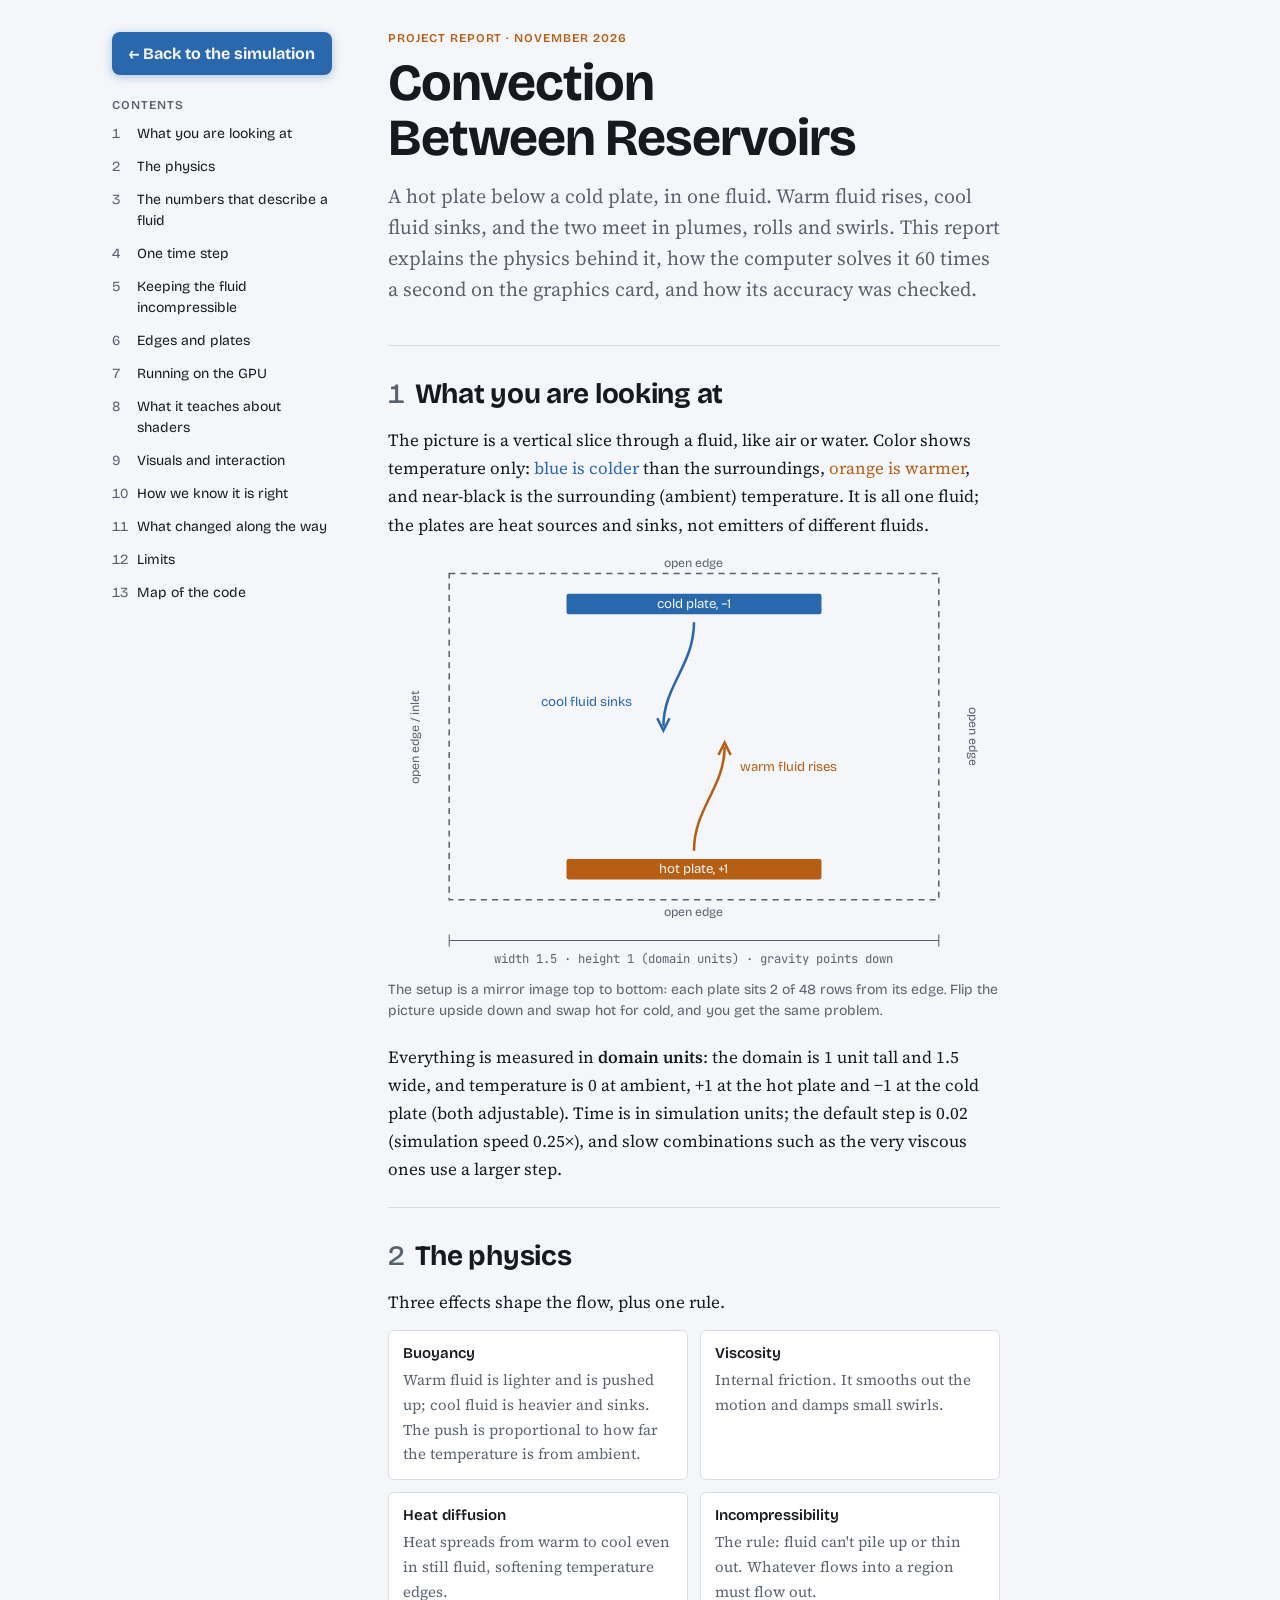
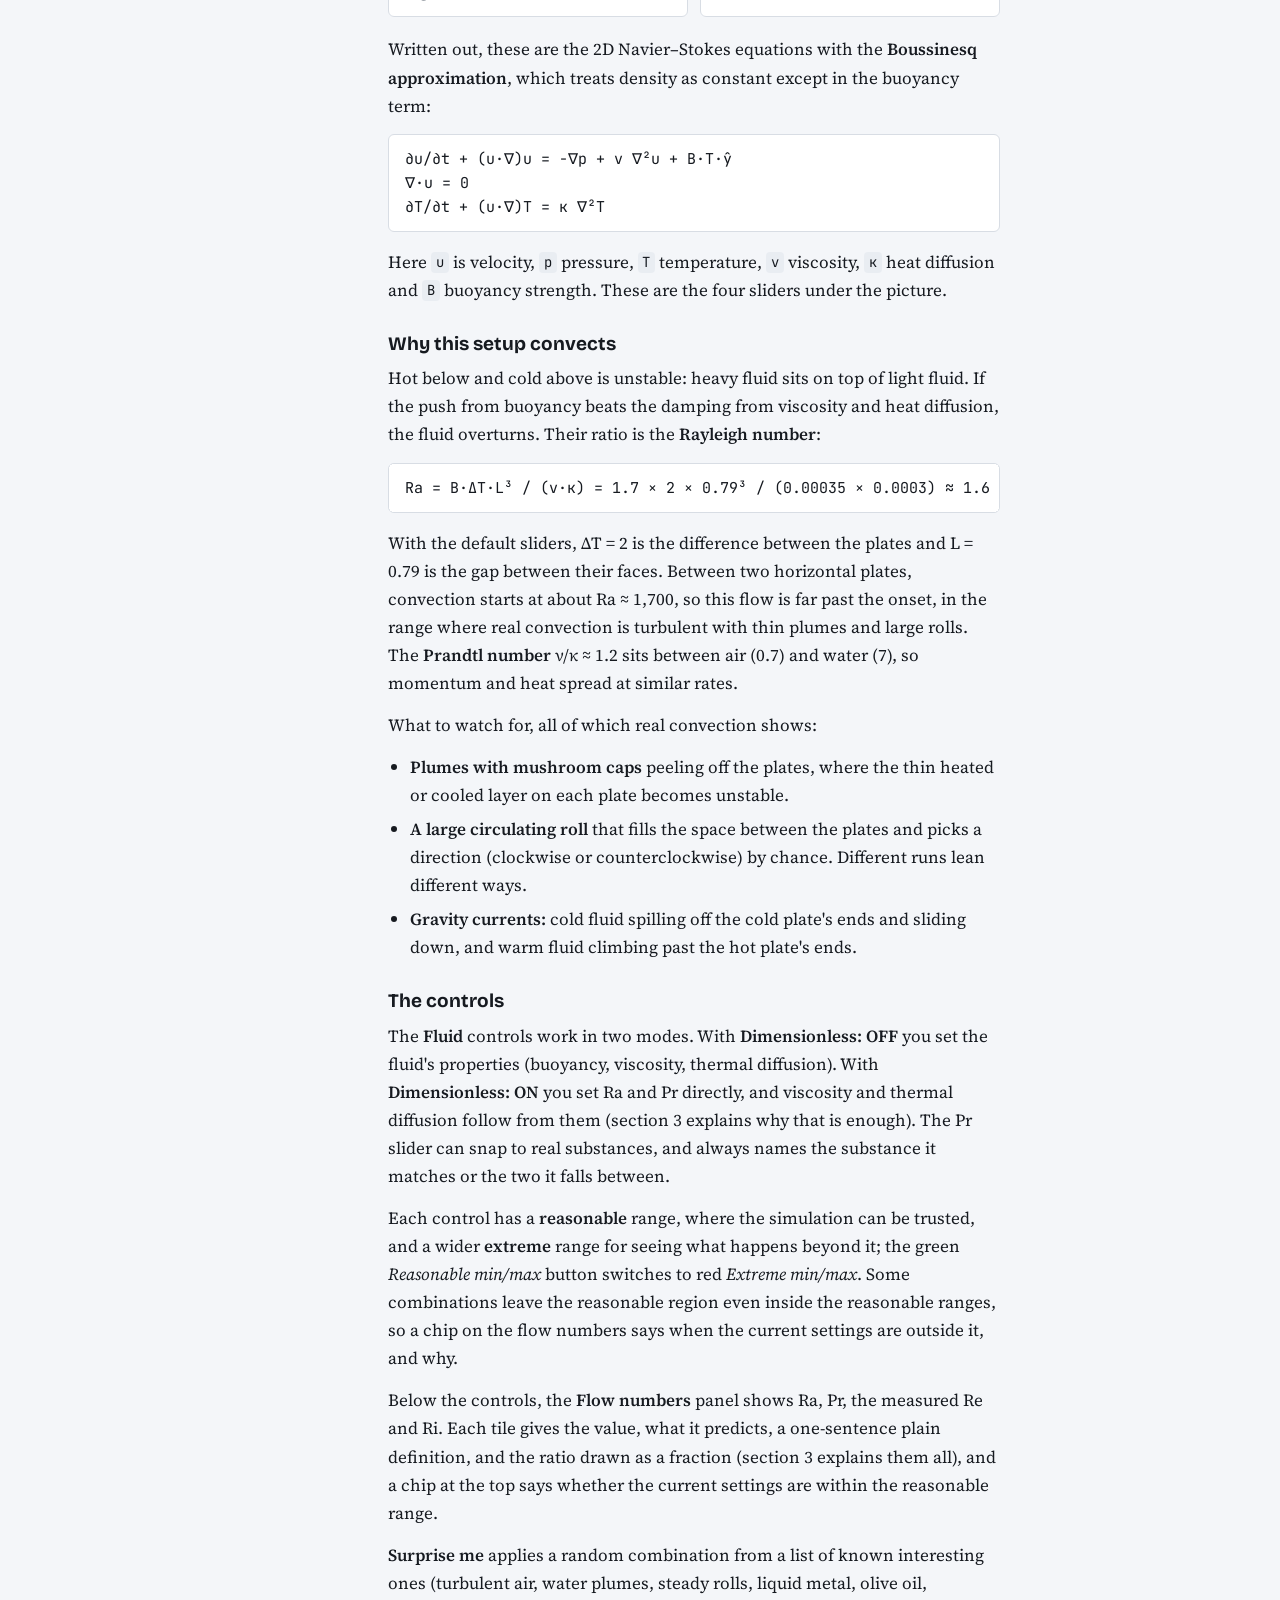
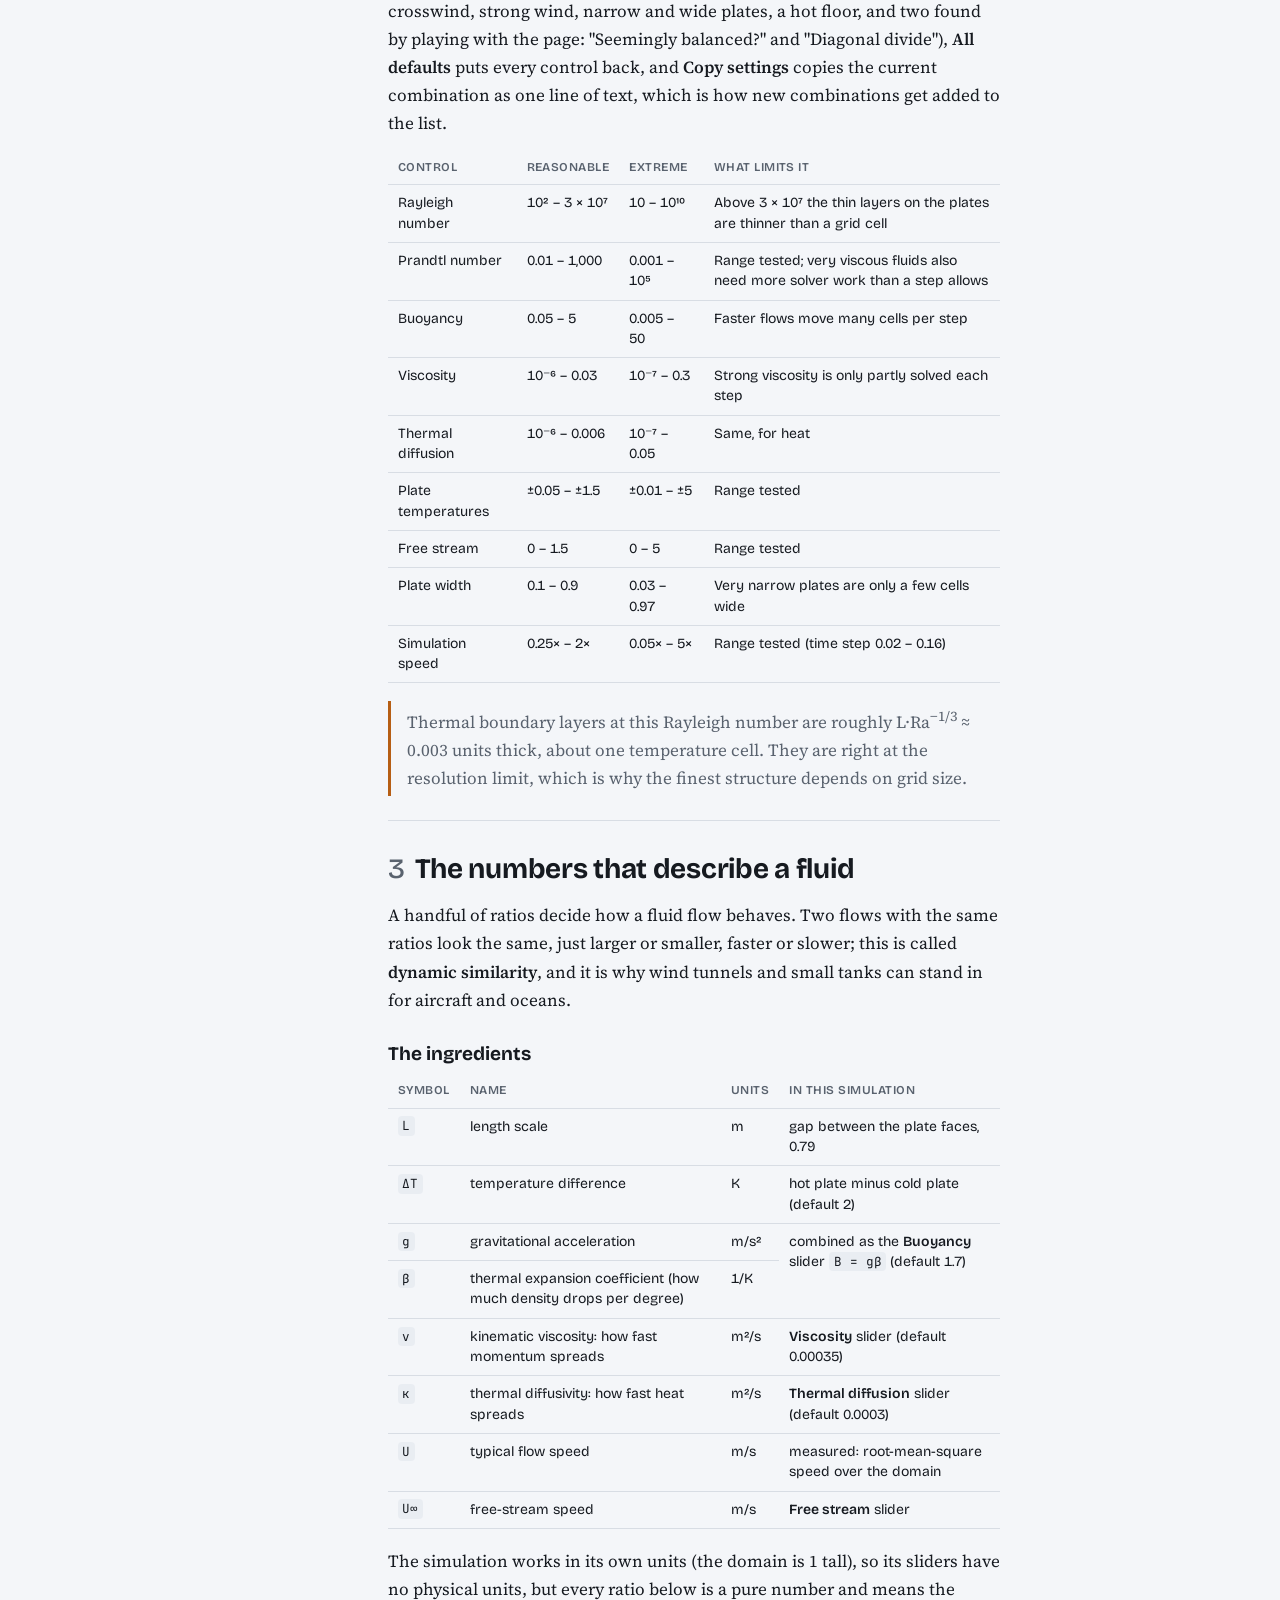
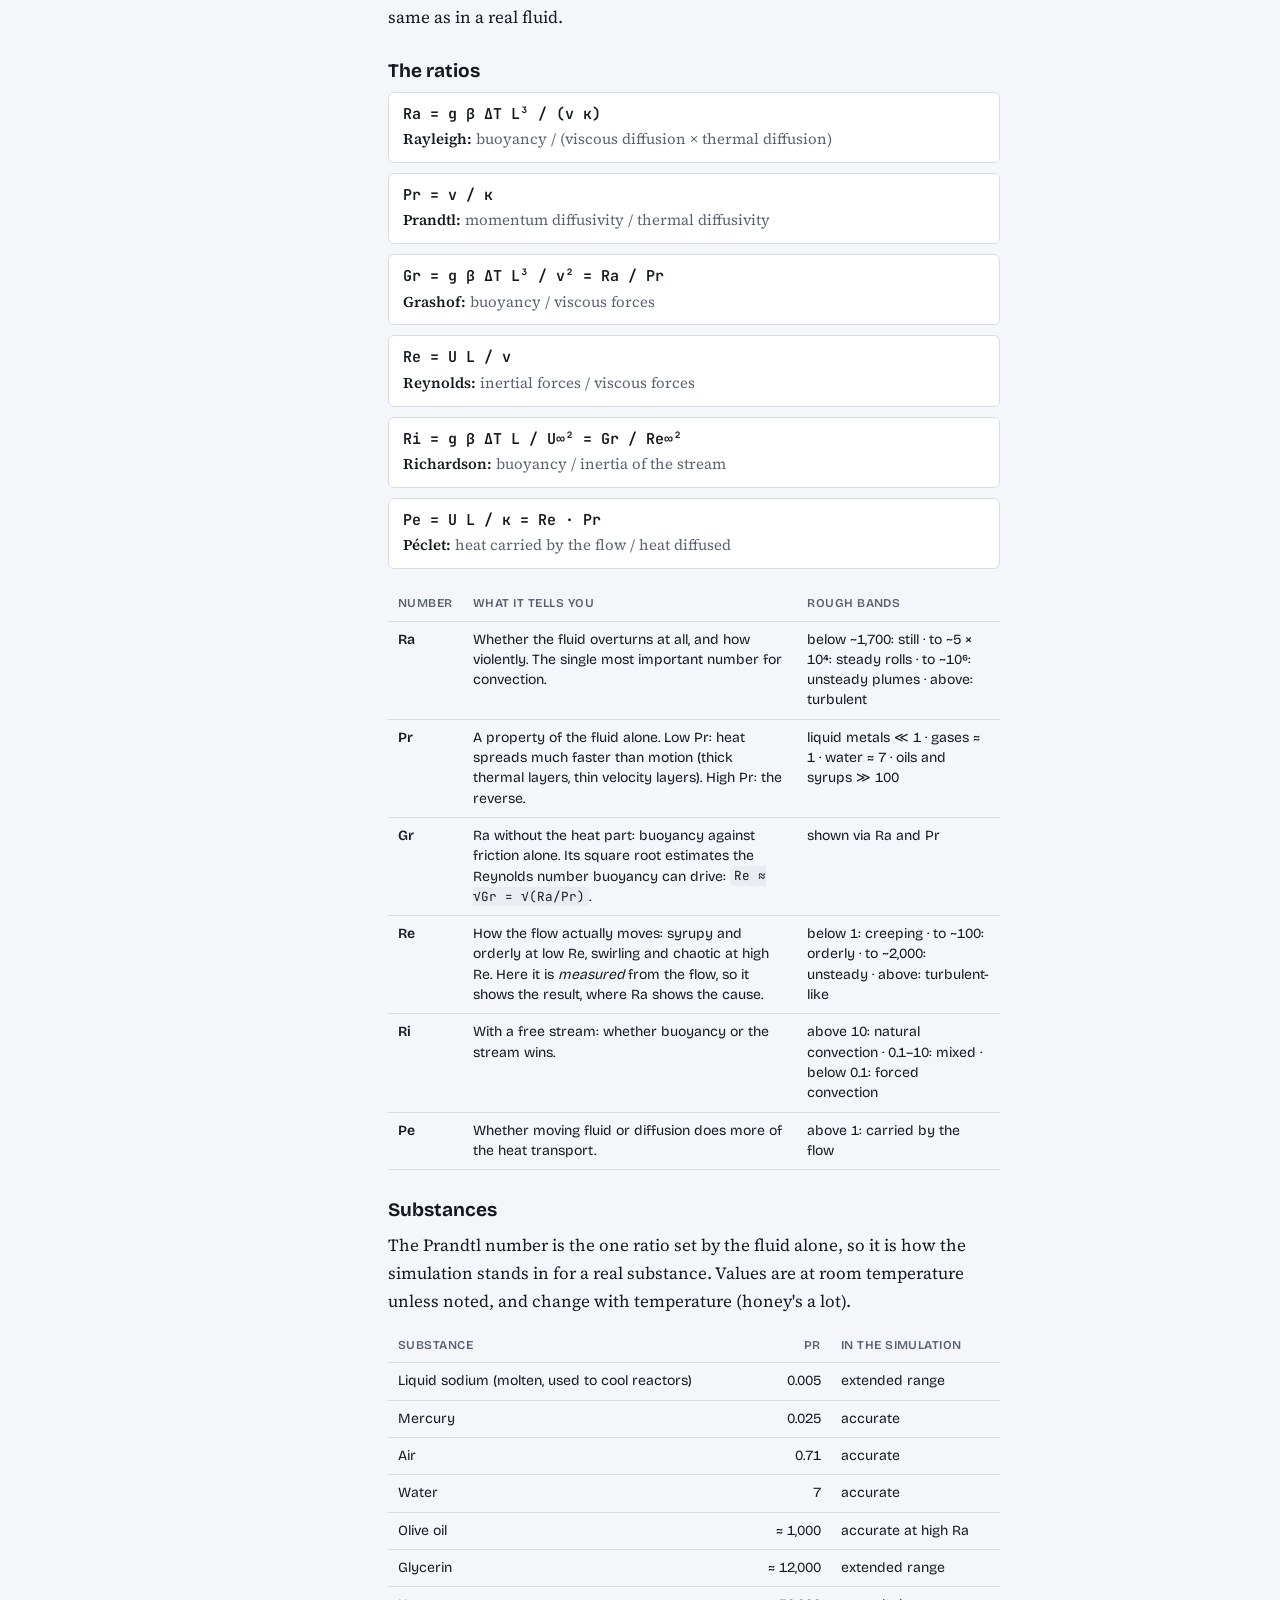
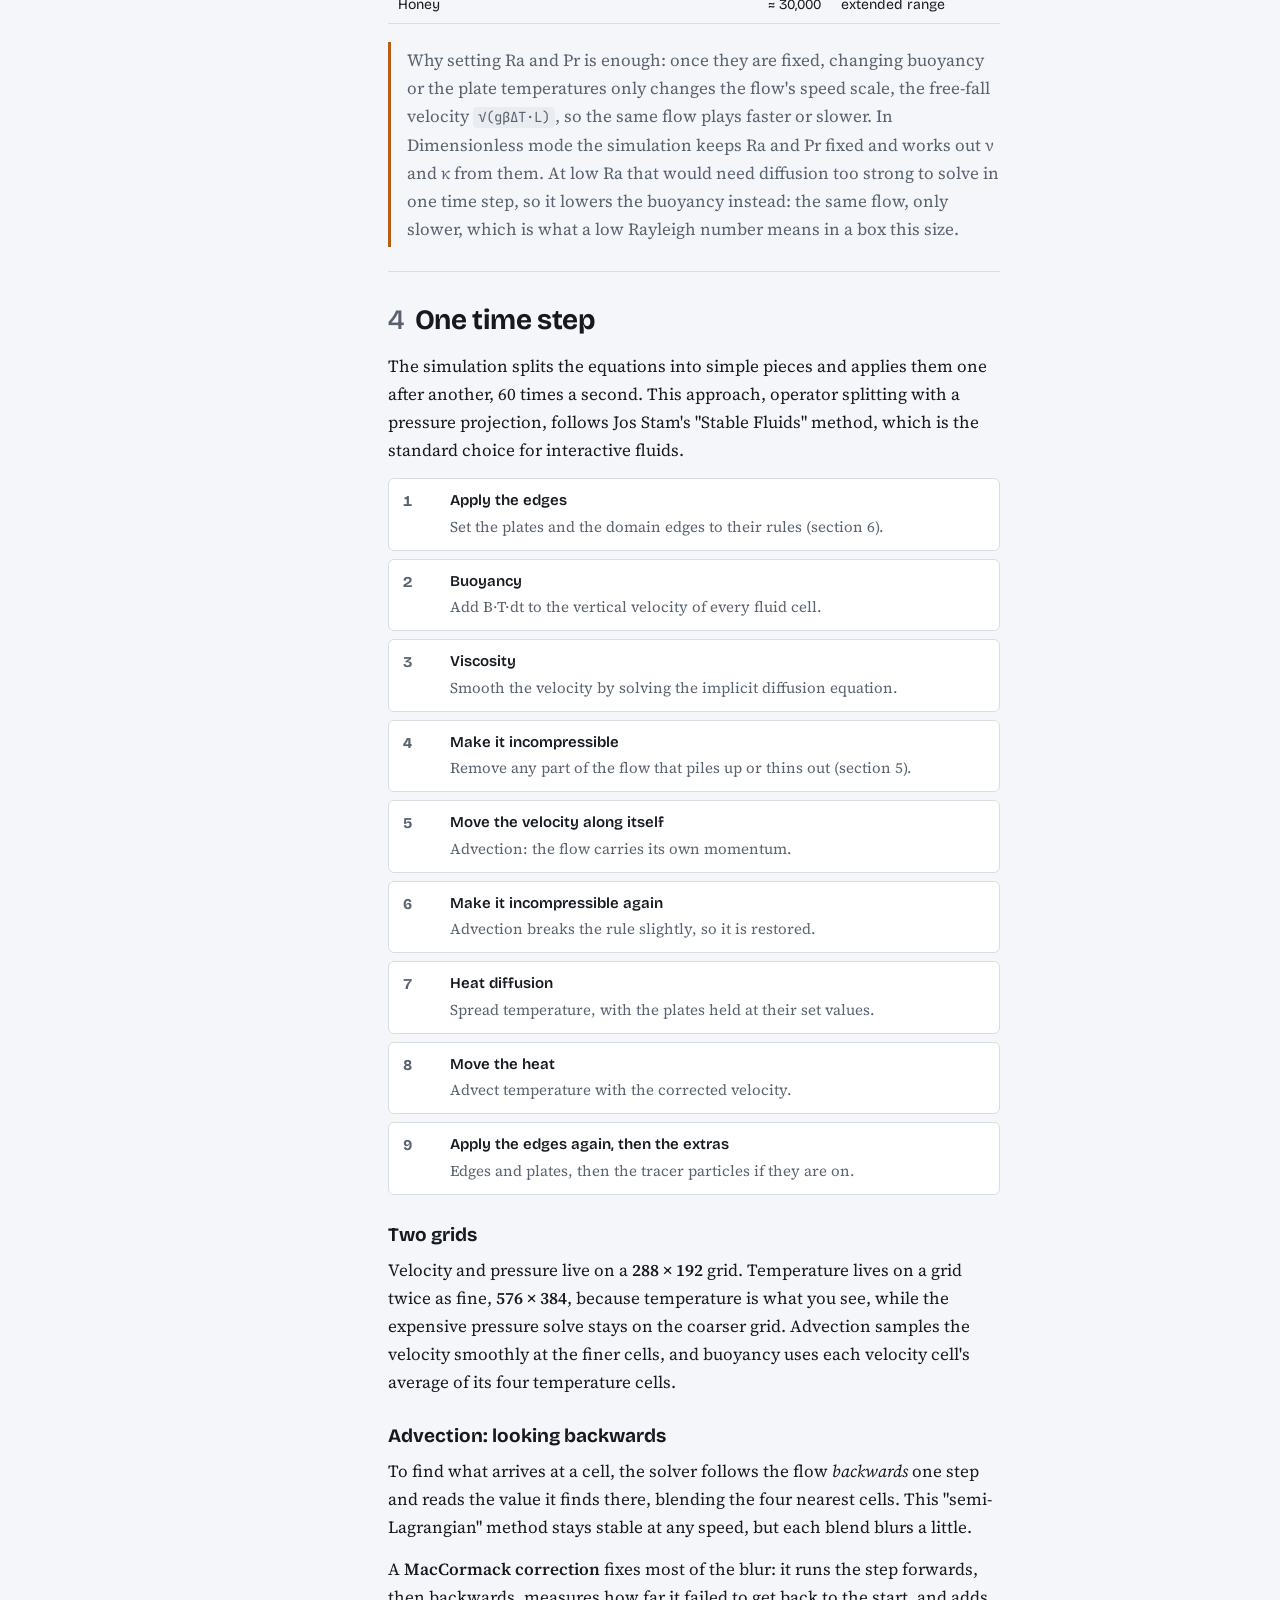
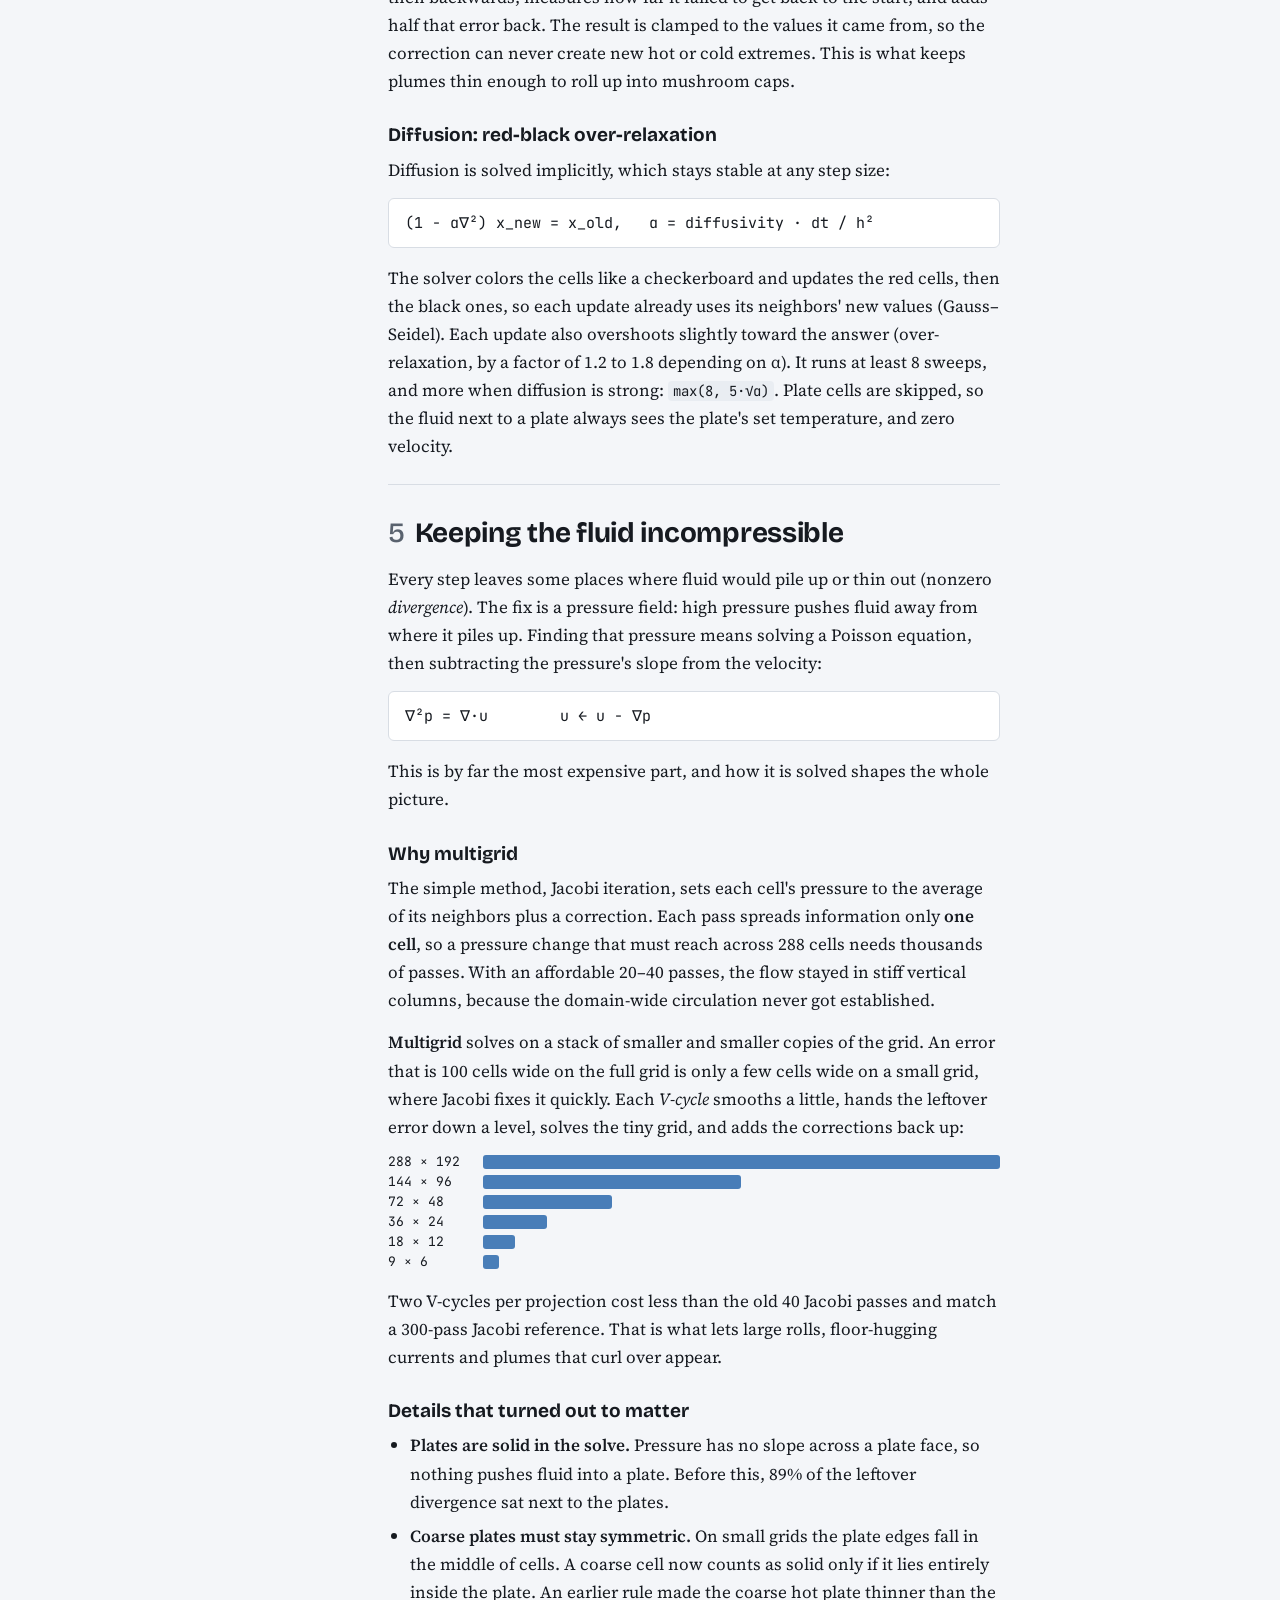
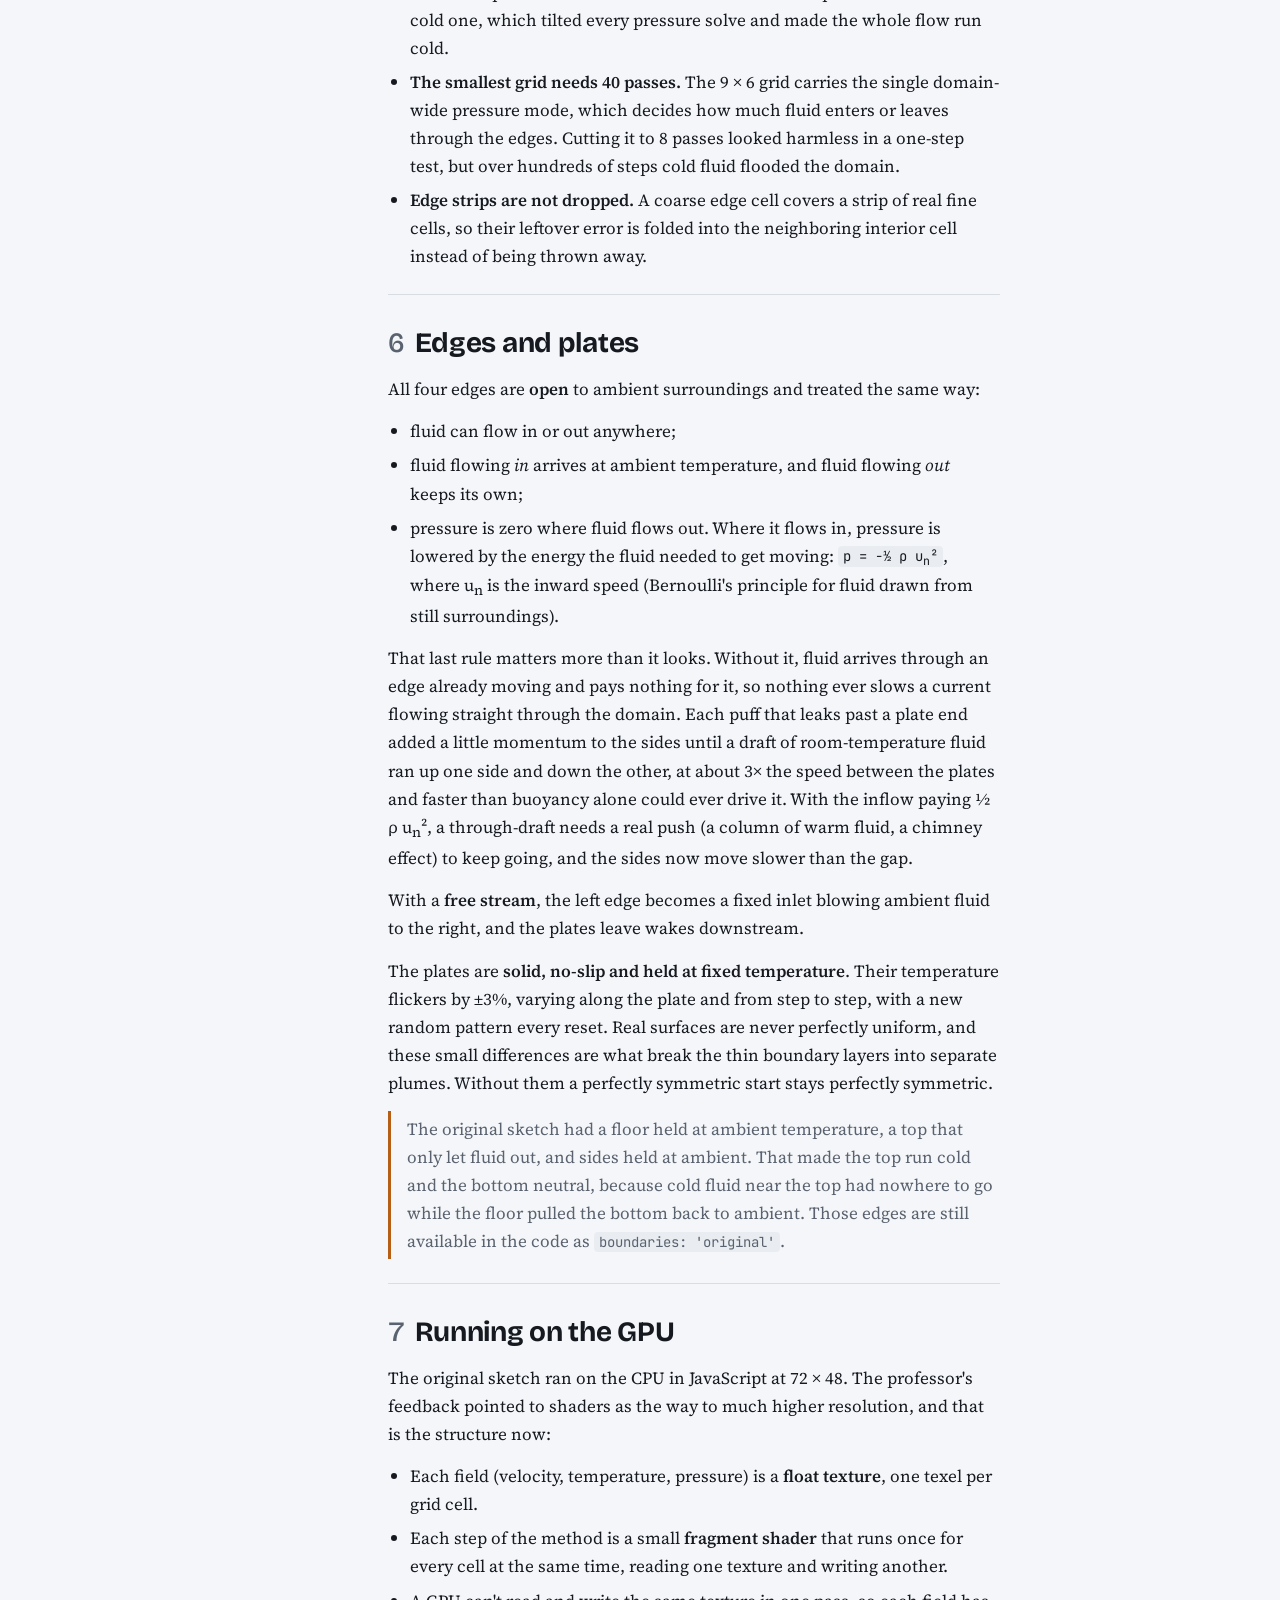
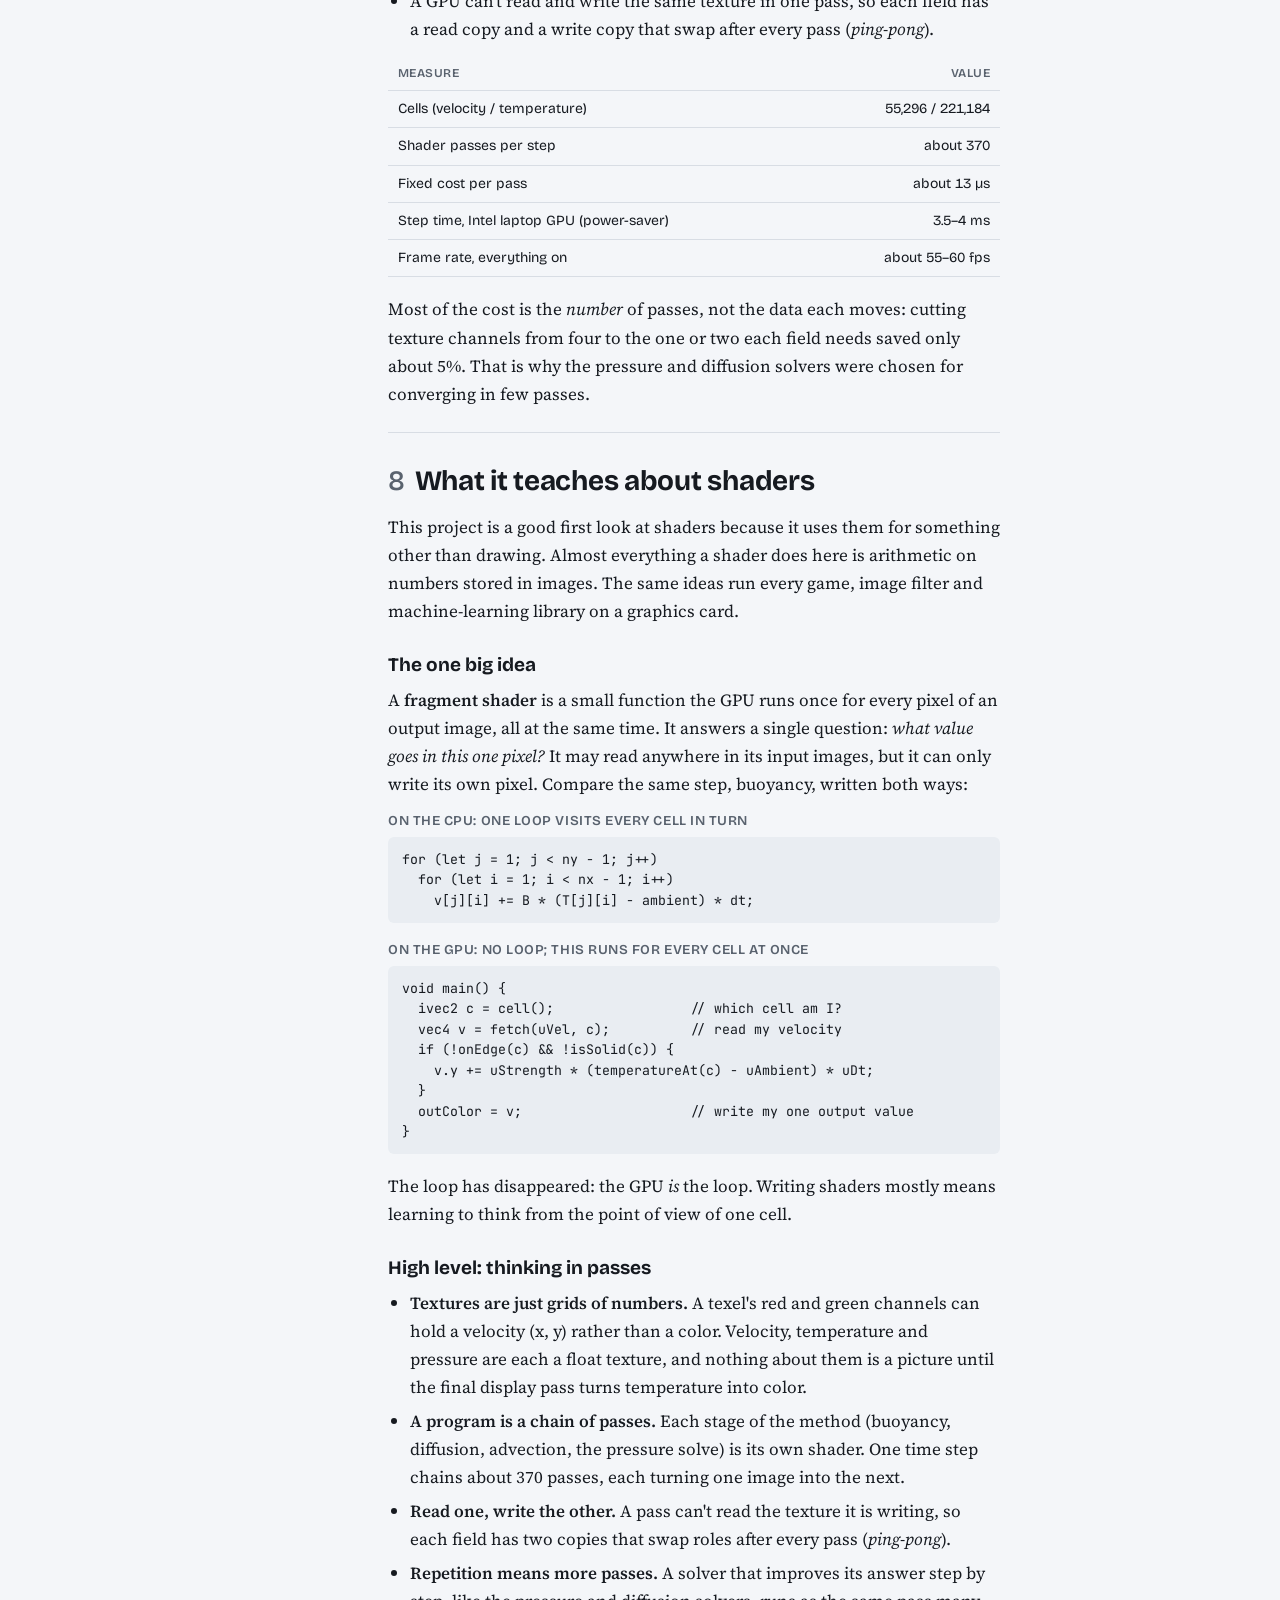
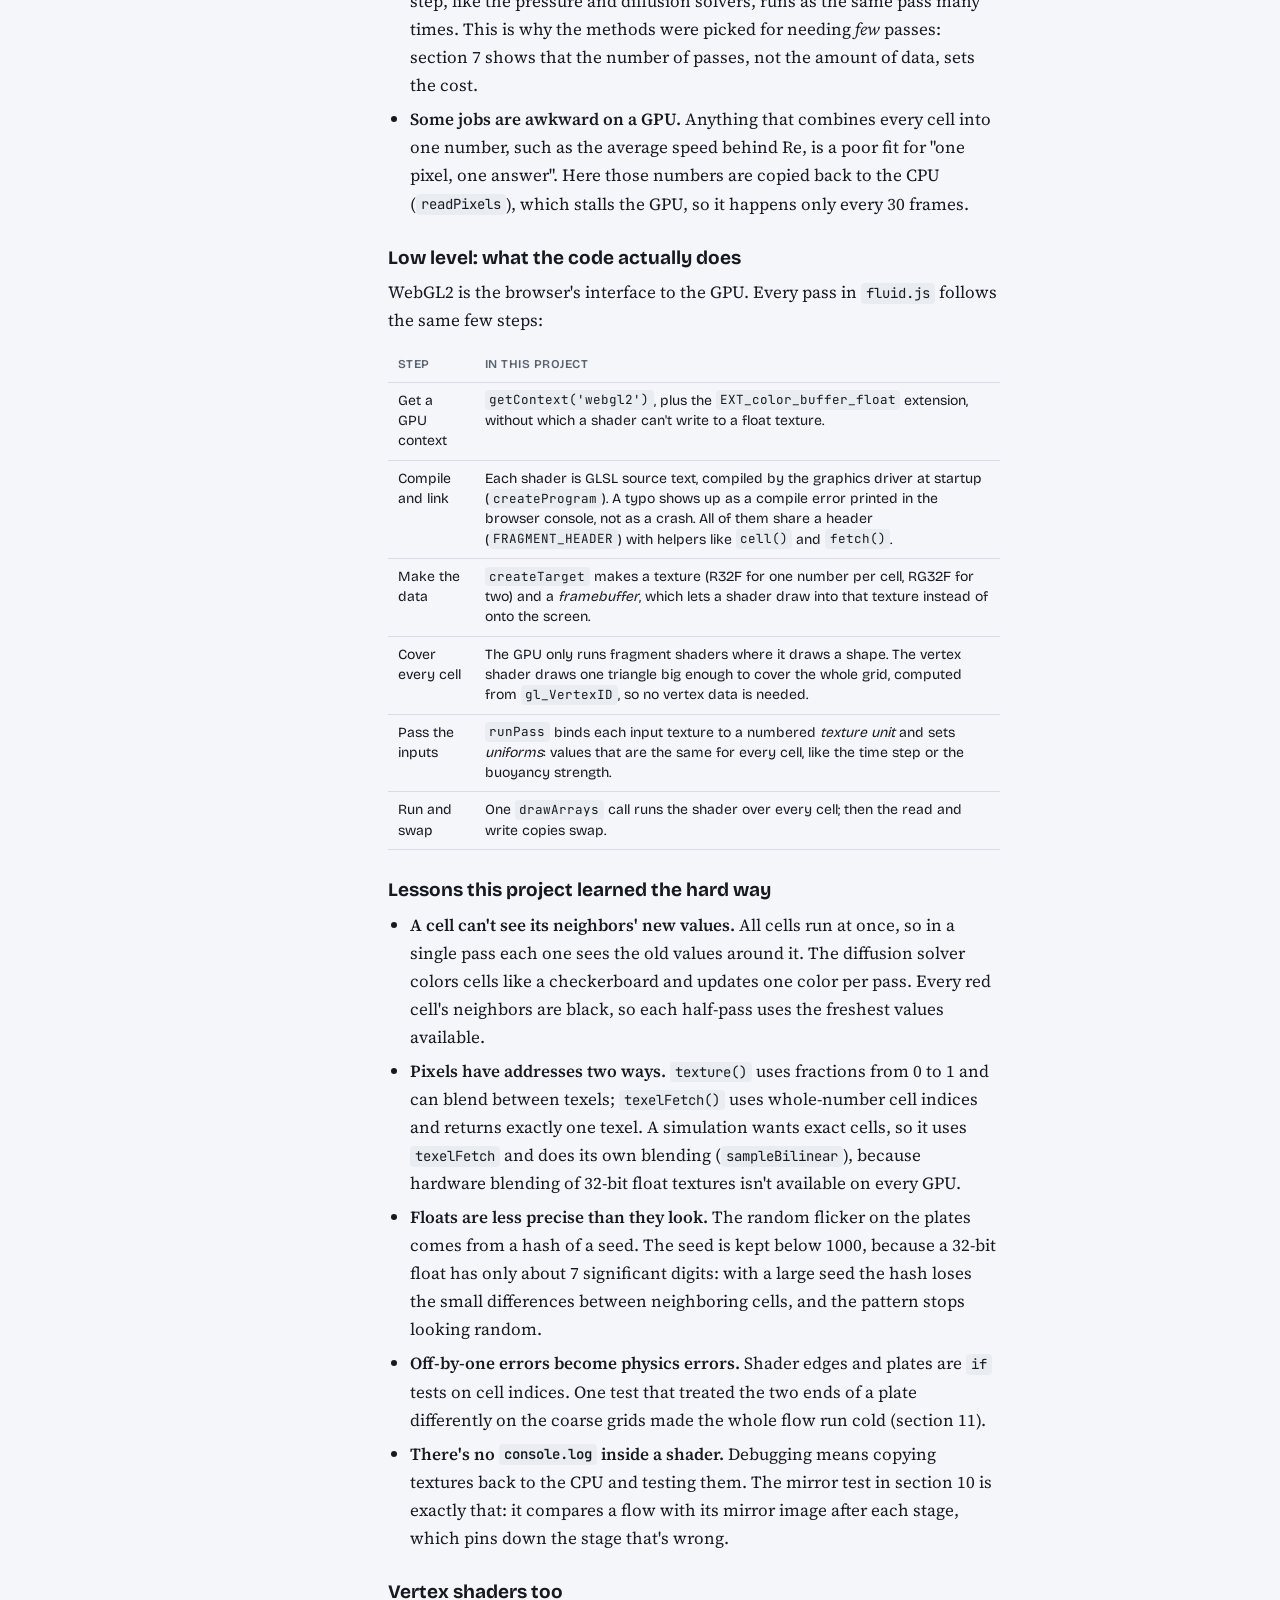
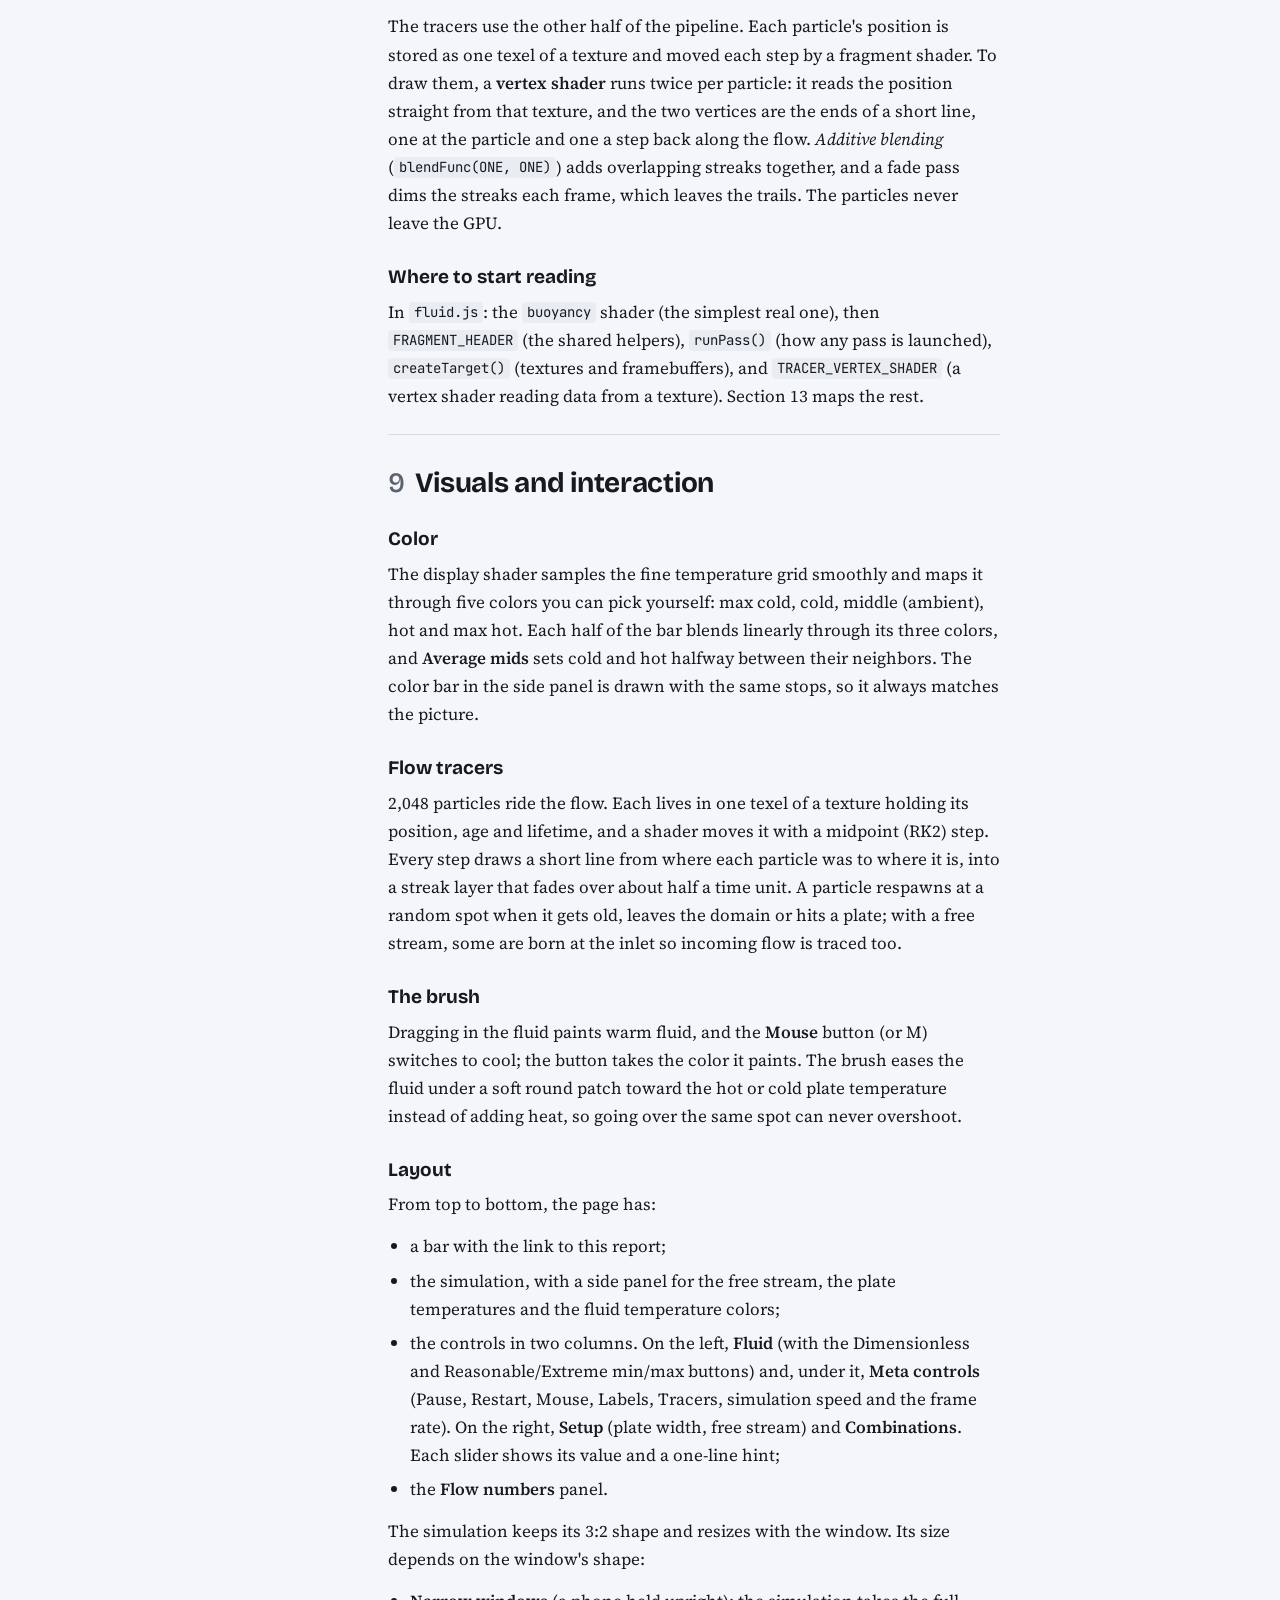
<file: convection/report.html>
<!DOCTYPE html>
<html lang="en">
<head>
<meta charset="utf-8">
<meta name="viewport" content="width=device-width, initial-scale=1, viewport-fit=cover">
<title>Convection Between Reservoirs Report</title>
<link rel="preconnect" href="https://fonts.googleapis.com">
<link rel="preconnect" href="https://fonts.gstatic.com" crossorigin>
<link rel="stylesheet" href="https://fonts.googleapis.com/css2?family=Bricolage+Grotesque:opsz,wght@12..96,500;12..96,700&family=Source+Serif+4:ital,opsz,wght@0,8..60,400;0,8..60,600;1,8..60,400&family=JetBrains+Mono:wght@400;600&display=swap">
<style>
/* Layout: a single reading column (about 68 characters) with a sticky contents
   rail on wide screens; the rail becomes a list at the top on narrow ones.
   Color: a cool lab-paper ground, ink, and the simulation's own two
   temperatures (cold blue, hot amber) as the only accents. */
:root {
  --paper: #f4f6f9;
  --sheet: #ffffff;
  --ink: #161a20;
  --muted: #59626e;
  --rule: #d8dde4;
  --code: #e9edf2;
  --cold: #2a68ad;
  --hot: #b65e14;
  --display: "Bricolage Grotesque", "Avenir Next", "Segoe UI", sans-serif;
  --body: "Source Serif 4", Georgia, "Times New Roman", serif;
  --mono: "JetBrains Mono", ui-monospace, "SFMono-Regular", Menlo, monospace;
  color-scheme: light;
}
@media (prefers-color-scheme: dark) {
  :root:not([data-theme="light"]) {
    --paper: #0e1116; --sheet: #141920; --ink: #e5e9ee; --muted: #9aa4b0;
    --rule: #28303a; --code: #1a2029; --cold: #74aef0; --hot: #eea257;
    color-scheme: dark;
  }
}
:root[data-theme="dark"] {
  --paper: #0e1116; --sheet: #141920; --ink: #e5e9ee; --muted: #9aa4b0;
  --rule: #28303a; --code: #1a2029; --cold: #74aef0; --hot: #eea257;
  color-scheme: dark;
}

* { box-sizing: border-box; }
html { scroll-behavior: smooth; }
@media (prefers-reduced-motion: reduce) { html { scroll-behavior: auto; } }
body {
  margin: 0;
  background: var(--paper);
  color: var(--ink);
  font: 17px/1.65 var(--body);
  -webkit-text-size-adjust: 100%;
}
.page {
  max-width: 1120px;
  margin: 0 auto;
  padding-inline: 16px;
  padding-block: 32px 64px;
  display: grid;
  grid-template-columns: 1fr;
  gap: 32px;
}
@media (min-width: 980px) {
  .page { grid-template-columns: 220px minmax(0, 1fr); gap: 56px; padding-inline: 32px; }
}

/* Contents */
nav.toc { font: 14px/1.5 var(--display); }
nav.toc h2 {
  font: 600 12px/1 var(--display);
  letter-spacing: 0.08em;
  text-transform: uppercase;
  color: var(--muted);
  margin: 0 0 12px;
}
nav.toc ol { list-style: none; margin: 0; padding: 0; display: grid; gap: 6px; counter-reset: toc; }
nav.toc li { counter-increment: toc; display: grid; grid-template-columns: 1.8em 1fr; }
nav.toc li::before { content: counter(toc); color: var(--muted); font-variant-numeric: tabular-nums; }
nav.toc a { color: var(--ink); text-decoration: none; }
nav.toc a:hover { color: var(--cold); }
nav.toc a.back {
  display: flex; align-items: center; justify-content: center; gap: 8px;
  margin-bottom: 24px; padding: 12px 16px;
  background: var(--cold); color: var(--paper);
  border-radius: 8px;
  font: 700 16px/1.2 var(--display); text-decoration: none;
  box-shadow: 0 2px 10px color-mix(in srgb, var(--cold) 35%, transparent);
}
nav.toc a.back:hover { color: var(--paper); filter: brightness(1.08); }
nav.toc a.back:focus-visible { outline: 2px solid var(--ink); outline-offset: 3px; }
@media (min-width: 980px) {
  nav.toc { position: sticky; top: calc(env(safe-area-inset-top, 0px) + 24px); align-self: start; }
}

/* Reading column */
main { min-width: 0; max-width: 68ch; }
header.title { margin-bottom: 40px; }
.kicker {
  font: 600 12px/1 var(--display); letter-spacing: 0.08em; text-transform: uppercase;
  color: var(--hot); margin: 0 0 12px;
}
h1 {
  font: 700 clamp(34px, 6vw, 52px)/1.05 var(--display);
  letter-spacing: -0.02em; margin: 0 0 16px; text-wrap: balance;
}
.lede { font-size: 20px; line-height: 1.55; color: var(--muted); margin: 0; }
section { padding-top: 24px; margin-top: 24px; border-top: 1px solid var(--rule); scroll-margin-top: 16px; }
h2 {
  font: 700 28px/1.15 var(--display); letter-spacing: -0.01em;
  margin: 8px 0 16px; text-wrap: balance;
}
h2 .num { color: var(--muted); font-weight: 500; margin-right: 0.35em; font-variant-numeric: tabular-nums; }
h3 { font: 700 19px/1.3 var(--display); margin: 28px 0 8px; text-wrap: balance; }
p { margin: 0 0 14px; }
ul, ol { margin: 0 0 14px; padding-left: 1.3em; }
li { margin-bottom: 6px; }
strong { font-weight: 600; }
a { color: var(--cold); }
code, .mono { font-family: var(--mono); font-size: 0.82em; }
code { background: var(--code); padding: 0.1em 0.35em; border-radius: 4px; }
pre {
  margin: 8px 0 18px;
  padding: 12px 14px;
  background: var(--code);
  border-radius: 6px;
  overflow-x: auto;
  font: 0.78em/1.55 var(--mono);
}
pre code { background: none; padding: 0; font-size: 1em; }
.pre-label { margin: 14px 0 0; color: var(--muted); font: 600 0.8em var(--display); letter-spacing: 0.04em; text-transform: uppercase; }
.hot { color: var(--hot); }
.cold { color: var(--cold); }

/* Formulas and callouts */
.formula {
  font: 15px/1.6 var(--mono);
  background: var(--sheet);
  border: 1px solid var(--rule);
  border-radius: 6px;
  padding: 12px 16px;
  margin: 0 0 16px;
  overflow-x: auto;
  white-space: pre;
}
.note {
  border-left: 3px solid var(--hot);
  padding: 4px 0 4px 16px;
  margin: 0 0 16px;
  color: var(--muted);
}

/* Ratio list: equation, then what it means */
dl.ratios { display: grid; gap: 10px; margin: 0 0 18px; }
dl.ratios div { background: var(--sheet); border: 1px solid var(--rule); border-radius: 6px; padding: 10px 14px; }
dl.ratios dt { font: 600 15px/1.5 var(--mono); overflow-x: auto; }
dl.ratios dd { margin: 2px 0 0; font-size: 15px; color: var(--muted); }
dl.ratios b { color: var(--ink); font-weight: 600; }

/* Tables */
.table-wrap { overflow-x: auto; margin: 0 0 18px; }
table { border-collapse: collapse; width: 100%; font: 14px/1.45 var(--display); font-variant-numeric: tabular-nums; }
th, td { text-align: left; padding: 8px 10px; border-bottom: 1px solid var(--rule); vertical-align: top; }
th { font-weight: 600; color: var(--muted); font-size: 12px; letter-spacing: 0.04em; text-transform: uppercase; }
td.n, th.n { text-align: right; }
td code { font-size: 0.9em; }

/* Figures */
figure { margin: 8px 0 22px; }
figure svg { display: block; width: 100%; max-width: 100%; height: auto; }
figcaption { font: 14px/1.5 var(--display); color: var(--muted); margin-top: 8px; }

/* Step pipeline: a real sequence, so it is numbered */
ol.pipeline { list-style: none; padding: 0; margin: 0 0 18px; display: grid; gap: 8px; counter-reset: step; }
ol.pipeline li {
  counter-increment: step;
  display: grid; grid-template-columns: 2.2em minmax(0, 1fr); gap: 10px;
  background: var(--sheet); border: 1px solid var(--rule); border-radius: 6px;
  padding: 10px 14px; margin: 0;
}
ol.pipeline li::before {
  content: counter(step); font: 700 15px/1.6 var(--display); color: var(--muted);
  font-variant-numeric: tabular-nums;
}
ol.pipeline b { font: 600 15px/1.5 var(--display); display: block; }
ol.pipeline span { font-size: 15px; color: var(--muted); }

/* Multigrid ladder: bar widths are to scale (cell counts) */
.ladder { display: grid; gap: 6px; margin: 0 0 18px; font: 13px/1 var(--mono); }
.ladder div { display: grid; grid-template-columns: 6.5em 1fr; align-items: center; gap: 10px; }
.ladder i { display: block; height: 14px; border-radius: 3px; background: var(--cold); opacity: 0.85; }

.cards { display: grid; grid-template-columns: repeat(auto-fit, minmax(220px, 1fr)); gap: 12px; margin: 0 0 18px; }
.card { background: var(--sheet); border: 1px solid var(--rule); border-radius: 6px; padding: 12px 14px; }
.card b { display: block; font: 600 15px/1.4 var(--display); margin-bottom: 4px; }
.card p { font-size: 15px; margin: 0; color: var(--muted); }

footer { margin-top: 48px; font: 14px/1.5 var(--display); color: var(--muted); }
a:focus-visible { outline: 2px solid var(--cold); outline-offset: 2px; border-radius: 2px; }
</style>
</head>
<body>
<div class="page">

<nav class="toc" aria-label="Contents">
  <a class="back" href="index.html">← Back to the simulation</a>
  <h2>Contents</h2>
  <ol>
    <li><a href="#setup">What you are looking at</a></li>
    <li><a href="#physics">The physics</a></li>
    <li><a href="#numbers">The numbers that describe a fluid</a></li>
    <li><a href="#step">One time step</a></li>
    <li><a href="#pressure">Keeping the fluid incompressible</a></li>
    <li><a href="#edges">Edges and plates</a></li>
    <li><a href="#gpu">Running on the GPU</a></li>
    <li><a href="#shaders">What it teaches about shaders</a></li>
    <li><a href="#visuals">Visuals and interaction</a></li>
    <li><a href="#checks">How we know it is right</a></li>
    <li><a href="#history">What changed along the way</a></li>
    <li><a href="#limits">Limits</a></li>
    <li><a href="#code">Map of the code</a></li>
  </ol>
</nav>

<main>
<header class="title">
  <p class="kicker">Project report · November 2026</p>
  <h1>Convection Between Reservoirs</h1>
  <p class="lede">A hot plate below a cold plate, in one fluid. Warm fluid rises, cool fluid sinks, and the two meet in plumes, rolls and swirls. This report explains the physics behind it, how the computer solves it 60 times a second on the graphics card, and how its accuracy was checked.</p>
</header>

<section id="setup">
<h2><span class="num">1</span>What you are looking at</h2>
<p>The picture is a vertical slice through a fluid, like air or water. Color shows temperature only: <span class="cold">blue is colder</span> than the surroundings, <span class="hot">orange is warmer</span>, and near-black is the surrounding (ambient) temperature. It is all one fluid; the plates are heat sources and sinks, not emitters of different fluids.</p>
<figure>
  <svg viewBox="0 0 600 410" role="img" aria-label="Diagram of the domain: a hot plate near the bottom, a cold plate near the top, open edges on all sides.">
    <rect x="60" y="20" width="480" height="320" fill="none" stroke="var(--muted)" stroke-width="1.5" stroke-dasharray="6 5"/>
    <rect x="175" y="40" width="250" height="20" rx="2" fill="var(--cold)"/>
    <text x="300" y="54" text-anchor="middle" font-family="var(--display)" font-size="13" fill="var(--paper)">cold plate, −1</text>
    <rect x="175" y="300" width="250" height="20" rx="2" fill="var(--hot)"/>
    <text x="300" y="314" text-anchor="middle" font-family="var(--display)" font-size="13" fill="var(--paper)">hot plate, +1</text>
    <path d="M300 292 C 300 250, 330 230, 330 190" fill="none" stroke="var(--hot)" stroke-width="2.5"/>
    <path d="M324 198 L330 186 L336 198" fill="none" stroke="var(--hot)" stroke-width="2.5"/>
    <path d="M300 68 C 300 110, 270 130, 270 170" fill="none" stroke="var(--cold)" stroke-width="2.5"/>
    <path d="M264 162 L270 174 L276 162" fill="none" stroke="var(--cold)" stroke-width="2.5"/>
    <text x="345" y="214" font-family="var(--display)" font-size="13" fill="var(--hot)">warm fluid rises</text>
    <text x="150" y="150" font-family="var(--display)" font-size="13" fill="var(--cold)">cool fluid sinks</text>
    <text x="300" y="14" text-anchor="middle" font-family="var(--display)" font-size="12" fill="var(--muted)">open edge</text>
    <text x="300" y="356" text-anchor="middle" font-family="var(--display)" font-size="12" fill="var(--muted)">open edge</text>
    <text x="30" y="180" text-anchor="middle" font-family="var(--display)" font-size="12" fill="var(--muted)" transform="rotate(-90 30 180)">open edge / inlet</text>
    <text x="570" y="180" text-anchor="middle" font-family="var(--display)" font-size="12" fill="var(--muted)" transform="rotate(90 570 180)">open edge</text>
    <path d="M60 380 H540" stroke="var(--muted)" stroke-width="1"/>
    <path d="M60 374 V386 M540 374 V386" stroke="var(--muted)" stroke-width="1"/>
    <text x="300" y="402" text-anchor="middle" font-family="var(--mono)" font-size="12" fill="var(--muted)">width 1.5 · height 1 (domain units) · gravity points down</text>
  </svg>
  <figcaption>The setup is a mirror image top to bottom: each plate sits 2 of 48 rows from its edge. Flip the picture upside down and swap hot for cold, and you get the same problem.</figcaption>
</figure>
<p>Everything is measured in <strong>domain units</strong>: the domain is 1 unit tall and 1.5 wide, and temperature is 0 at ambient, +1 at the hot plate and −1 at the cold plate (both adjustable). Time is in simulation units; the default step is 0.02 (simulation speed 0.25×), and slow combinations such as the very viscous ones use a larger step.</p>
</section>

<section id="physics">
<h2><span class="num">2</span>The physics</h2>
<p>Three effects shape the flow, plus one rule.</p>
<div class="cards">
  <div class="card"><b>Buoyancy</b><p>Warm fluid is lighter and is pushed up; cool fluid is heavier and sinks. The push is proportional to how far the temperature is from ambient.</p></div>
  <div class="card"><b>Viscosity</b><p>Internal friction. It smooths out the motion and damps small swirls.</p></div>
  <div class="card"><b>Heat diffusion</b><p>Heat spreads from warm to cool even in still fluid, softening temperature edges.</p></div>
  <div class="card"><b>Incompressibility</b><p>The rule: fluid can't pile up or thin out. Whatever flows into a region must flow out.</p></div>
</div>
<p>Written out, these are the 2D Navier–Stokes equations with the <strong>Boussinesq approximation</strong>, which treats density as constant except in the buoyancy term:</p>
<div class="formula">∂u/∂t + (u·∇)u = −∇p + ν ∇²u + B·T·ŷ
∇·u = 0
∂T/∂t + (u·∇)T = κ ∇²T</div>
<p>Here <code>u</code> is velocity, <code>p</code> pressure, <code>T</code> temperature, <code>ν</code> viscosity, <code>κ</code> heat diffusion and <code>B</code> buoyancy strength. These are the four sliders under the picture.</p>

<h3>Why this setup convects</h3>
<p>Hot below and cold above is unstable: heavy fluid sits on top of light fluid. If the push from buoyancy beats the damping from viscosity and heat diffusion, the fluid overturns. Their ratio is the <strong>Rayleigh number</strong>:</p>
<div class="formula">Ra = B·ΔT·L³ / (ν·κ) = 1.7 × 2 × 0.79³ / (0.00035 × 0.0003) ≈ 1.6 × 10⁷</div>
<p>With the default sliders, ΔT = 2 is the difference between the plates and L = 0.79 is the gap between their faces. Between two horizontal plates, convection starts at about Ra ≈ 1,700, so this flow is far past the onset, in the range where real convection is turbulent with thin plumes and large rolls. The <strong>Prandtl number</strong> ν/κ ≈ 1.2 sits between air (0.7) and water (7), so momentum and heat spread at similar rates.</p>
<p>What to watch for, all of which real convection shows:</p>
<ul>
  <li><strong>Plumes with mushroom caps</strong> peeling off the plates, where the thin heated or cooled layer on each plate becomes unstable.</li>
  <li><strong>A large circulating roll</strong> that fills the space between the plates and picks a direction (clockwise or counterclockwise) by chance. Different runs lean different ways.</li>
  <li><strong>Gravity currents:</strong> cold fluid spilling off the cold plate's ends and sliding down, and warm fluid climbing past the hot plate's ends.</li>
</ul>
<h3>The controls</h3>
<p>The <strong>Fluid</strong> controls work in two modes. With <strong>Dimensionless: OFF</strong> you set the fluid's properties (buoyancy, viscosity, thermal diffusion). With <strong>Dimensionless: ON</strong> you set Ra and Pr directly, and viscosity and thermal diffusion follow from them (section 3 explains why that is enough). The Pr slider can snap to real substances, and always names the substance it matches or the two it falls between.</p>
<p>Each control has a <strong>reasonable</strong> range, where the simulation can be trusted, and a wider <strong>extreme</strong> range for seeing what happens beyond it; the green <em>Reasonable min/max</em> button switches to red <em>Extreme min/max</em>. Some combinations leave the reasonable region even inside the reasonable ranges, so a chip on the flow numbers says when the current settings are outside it, and why.</p>
<p>Below the controls, the <strong>Flow numbers</strong> panel shows Ra, Pr, the measured Re and Ri. Each tile gives the value, what it predicts, a one-sentence plain definition, and the ratio drawn as a fraction (section 3 explains them all), and a chip at the top says whether the current settings are within the reasonable range.</p>
<p><strong>Surprise me</strong> applies a random combination from a list of known interesting ones (turbulent air, water plumes, steady rolls, liquid metal, olive oil, crosswind, strong wind, narrow and wide plates, a hot floor, and two found by playing with the page: "Seemingly balanced?" and "Diagonal divide"), <strong>All defaults</strong> puts every control back, and <strong>Copy settings</strong> copies the current combination as one line of text, which is how new combinations get added to the list.</p>
<div class="table-wrap"><table>
  <thead><tr><th>Control</th><th>Reasonable</th><th>Extreme</th><th>What limits it</th></tr></thead>
  <tbody>
    <tr><td>Rayleigh number</td><td>10² – 3 × 10⁷</td><td>10 – 10¹⁰</td><td>Above 3 × 10⁷ the thin layers on the plates are thinner than a grid cell</td></tr>
    <tr><td>Prandtl number</td><td>0.01 – 1,000</td><td>0.001 – 10⁵</td><td>Range tested; very viscous fluids also need more solver work than a step allows</td></tr>
    <tr><td>Buoyancy</td><td>0.05 – 5</td><td>0.005 – 50</td><td>Faster flows move many cells per step</td></tr>
    <tr><td>Viscosity</td><td>10⁻⁶ – 0.03</td><td>10⁻⁷ – 0.3</td><td>Strong viscosity is only partly solved each step</td></tr>
    <tr><td>Thermal diffusion</td><td>10⁻⁶ – 0.006</td><td>10⁻⁷ – 0.05</td><td>Same, for heat</td></tr>
    <tr><td>Plate temperatures</td><td>±0.05 – ±1.5</td><td>±0.01 – ±5</td><td>Range tested</td></tr>
    <tr><td>Free stream</td><td>0 – 1.5</td><td>0 – 5</td><td>Range tested</td></tr>
    <tr><td>Plate width</td><td>0.1 – 0.9</td><td>0.03 – 0.97</td><td>Very narrow plates are only a few cells wide</td></tr>
    <tr><td>Simulation speed</td><td>0.25× – 2×</td><td>0.05× – 5×</td><td>Range tested (time step 0.02 – 0.16)</td></tr>
  </tbody>
</table></div>
<p class="note">Thermal boundary layers at this Rayleigh number are roughly L·Ra<sup>−1/3</sup> ≈ 0.003 units thick, about one temperature cell. They are right at the resolution limit, which is why the finest structure depends on grid size.</p>
</section>

<section id="numbers">
<h2><span class="num">3</span>The numbers that describe a fluid</h2>
<p>A handful of ratios decide how a fluid flow behaves. Two flows with the same ratios look the same, just larger or smaller, faster or slower; this is called <strong>dynamic similarity</strong>, and it is why wind tunnels and small tanks can stand in for aircraft and oceans.</p>

<h3>The ingredients</h3>
<div class="table-wrap"><table>
  <thead><tr><th>Symbol</th><th>Name</th><th>Units</th><th>In this simulation</th></tr></thead>
  <tbody>
    <tr><td><code>L</code></td><td>length scale</td><td>m</td><td>gap between the plate faces, 0.79</td></tr>
    <tr><td><code>ΔT</code></td><td>temperature difference</td><td>K</td><td>hot plate minus cold plate (default 2)</td></tr>
    <tr><td><code>g</code></td><td>gravitational acceleration</td><td>m/s²</td><td rowspan="2">combined as the <strong>Buoyancy</strong> slider <code>B = gβ</code> (default 1.7)</td></tr>
    <tr><td><code>β</code></td><td>thermal expansion coefficient (how much density drops per degree)</td><td>1/K</td></tr>
    <tr><td><code>ν</code></td><td>kinematic viscosity: how fast momentum spreads</td><td>m²/s</td><td><strong>Viscosity</strong> slider (default 0.00035)</td></tr>
    <tr><td><code>κ</code></td><td>thermal diffusivity: how fast heat spreads</td><td>m²/s</td><td><strong>Thermal diffusion</strong> slider (default 0.0003)</td></tr>
    <tr><td><code>U</code></td><td>typical flow speed</td><td>m/s</td><td>measured: root-mean-square speed over the domain</td></tr>
    <tr><td><code>U∞</code></td><td>free-stream speed</td><td>m/s</td><td><strong>Free stream</strong> slider</td></tr>
  </tbody>
</table></div>
<p>The simulation works in its own units (the domain is 1 tall), so its sliders have no physical units, but every ratio below is a pure number and means the same as in a real fluid.</p>

<h3>The ratios</h3>
<dl class="ratios">
  <div><dt>Ra = g β ΔT L³ / (ν κ)</dt><dd><b>Rayleigh:</b> buoyancy / (viscous diffusion × thermal diffusion)</dd></div>
  <div><dt>Pr = ν / κ</dt><dd><b>Prandtl:</b> momentum diffusivity / thermal diffusivity</dd></div>
  <div><dt>Gr = g β ΔT L³ / ν² = Ra / Pr</dt><dd><b>Grashof:</b> buoyancy / viscous forces</dd></div>
  <div><dt>Re = U L / ν</dt><dd><b>Reynolds:</b> inertial forces / viscous forces</dd></div>
  <div><dt>Ri = g β ΔT L / U∞² = Gr / Re∞²</dt><dd><b>Richardson:</b> buoyancy / inertia of the stream</dd></div>
  <div><dt>Pe = U L / κ = Re · Pr</dt><dd><b>Péclet:</b> heat carried by the flow / heat diffused</dd></div>
</dl>

<div class="table-wrap"><table>
  <thead><tr><th>Number</th><th>What it tells you</th><th>Rough bands</th></tr></thead>
  <tbody>
    <tr><td><strong>Ra</strong></td><td>Whether the fluid overturns at all, and how violently. The single most important number for convection.</td><td>below ~1,700: still · to ~5 × 10⁴: steady rolls · to ~10⁶: unsteady plumes · above: turbulent</td></tr>
    <tr><td><strong>Pr</strong></td><td>A property of the fluid alone. Low Pr: heat spreads much faster than motion (thick thermal layers, thin velocity layers). High Pr: the reverse.</td><td>liquid metals ≪ 1 · gases ≈ 1 · water ≈ 7 · oils and syrups ≫ 100</td></tr>
    <tr><td><strong>Gr</strong></td><td>Ra without the heat part: buoyancy against friction alone. Its square root estimates the Reynolds number buoyancy can drive: <code>Re ≈ √Gr = √(Ra/Pr)</code>.</td><td>shown via Ra and Pr</td></tr>
    <tr><td><strong>Re</strong></td><td>How the flow actually moves: syrupy and orderly at low Re, swirling and chaotic at high Re. Here it is <em>measured</em> from the flow, so it shows the result, where Ra shows the cause.</td><td>below 1: creeping · to ~100: orderly · to ~2,000: unsteady · above: turbulent-like</td></tr>
    <tr><td><strong>Ri</strong></td><td>With a free stream: whether buoyancy or the stream wins.</td><td>above 10: natural convection · 0.1–10: mixed · below 0.1: forced convection</td></tr>
    <tr><td><strong>Pe</strong></td><td>Whether moving fluid or diffusion does more of the heat transport.</td><td>above 1: carried by the flow</td></tr>
  </tbody>
</table></div>

<h3>Substances</h3>
<p>The Prandtl number is the one ratio set by the fluid alone, so it is how the simulation stands in for a real substance. Values are at room temperature unless noted, and change with temperature (honey's a lot).</p>
<div class="table-wrap"><table>
  <thead><tr><th>Substance</th><th class="n">Pr</th><th>In the simulation</th></tr></thead>
  <tbody>
    <tr><td>Liquid sodium (molten, used to cool reactors)</td><td class="n">0.005</td><td>extended range</td></tr>
    <tr><td>Mercury</td><td class="n">0.025</td><td>accurate</td></tr>
    <tr><td>Air</td><td class="n">0.71</td><td>accurate</td></tr>
    <tr><td>Water</td><td class="n">7</td><td>accurate</td></tr>
    <tr><td>Olive oil</td><td class="n">≈ 1,000</td><td>accurate at high Ra</td></tr>
    <tr><td>Glycerin</td><td class="n">≈ 12,000</td><td>extended range</td></tr>
    <tr><td>Honey</td><td class="n">≈ 30,000</td><td>extended range</td></tr>
  </tbody>
</table></div>
<p class="note">Why setting Ra and Pr is enough: once they are fixed, changing buoyancy or the plate temperatures only changes the flow's speed scale, the free-fall velocity <code>√(gβΔT·L)</code>, so the same flow plays faster or slower. In Dimensionless mode the simulation keeps Ra and Pr fixed and works out ν and κ from them. At low Ra that would need diffusion too strong to solve in one time step, so it lowers the buoyancy instead: the same flow, only slower, which is what a low Rayleigh number means in a box this size.</p>
</section>

<section id="step">
<h2><span class="num">4</span>One time step</h2>
<p>The simulation splits the equations into simple pieces and applies them one after another, 60 times a second. This approach, operator splitting with a pressure projection, follows Jos Stam's "Stable Fluids" method, which is the standard choice for interactive fluids.</p>
<ol class="pipeline">
  <li><div><b>Apply the edges</b><span>Set the plates and the domain edges to their rules (section 6).</span></div></li>
  <li><div><b>Buoyancy</b><span>Add B·T·dt to the vertical velocity of every fluid cell.</span></div></li>
  <li><div><b>Viscosity</b><span>Smooth the velocity by solving the implicit diffusion equation.</span></div></li>
  <li><div><b>Make it incompressible</b><span>Remove any part of the flow that piles up or thins out (section 5).</span></div></li>
  <li><div><b>Move the velocity along itself</b><span>Advection: the flow carries its own momentum.</span></div></li>
  <li><div><b>Make it incompressible again</b><span>Advection breaks the rule slightly, so it is restored.</span></div></li>
  <li><div><b>Heat diffusion</b><span>Spread temperature, with the plates held at their set values.</span></div></li>
  <li><div><b>Move the heat</b><span>Advect temperature with the corrected velocity.</span></div></li>
  <li><div><b>Apply the edges again, then the extras</b><span>Edges and plates, then the tracer particles if they are on.</span></div></li>
</ol>

<h3>Two grids</h3>
<p>Velocity and pressure live on a <strong>288 × 192</strong> grid. Temperature lives on a grid twice as fine, <strong>576 × 384</strong>, because temperature is what you see, while the expensive pressure solve stays on the coarser grid. Advection samples the velocity smoothly at the finer cells, and buoyancy uses each velocity cell's average of its four temperature cells.</p>

<h3>Advection: looking backwards</h3>
<p>To find what arrives at a cell, the solver follows the flow <em>backwards</em> one step and reads the value it finds there, blending the four nearest cells. This "semi-Lagrangian" method stays stable at any speed, but each blend blurs a little.</p>
<p>A <strong>MacCormack correction</strong> fixes most of the blur: it runs the step forwards, then backwards, measures how far it failed to get back to the start, and adds half that error back. The result is clamped to the values it came from, so the correction can never create new hot or cold extremes. This is what keeps plumes thin enough to roll up into mushroom caps.</p>

<h3>Diffusion: red-black over-relaxation</h3>
<p>Diffusion is solved implicitly, which stays stable at any step size:</p>
<div class="formula">(1 − α∇²) x_new = x_old,   α = diffusivity · dt / h²</div>
<p>The solver colors the cells like a checkerboard and updates the red cells, then the black ones, so each update already uses its neighbors' new values (Gauss–Seidel). Each update also overshoots slightly toward the answer (over-relaxation, by a factor of 1.2 to 1.8 depending on α). It runs at least 8 sweeps, and more when diffusion is strong: <code>max(8, 5·√α)</code>. Plate cells are skipped, so the fluid next to a plate always sees the plate's set temperature, and zero velocity.</p>
</section>

<section id="pressure">
<h2><span class="num">5</span>Keeping the fluid incompressible</h2>
<p>Every step leaves some places where fluid would pile up or thin out (nonzero <em>divergence</em>). The fix is a pressure field: high pressure pushes fluid away from where it piles up. Finding that pressure means solving a Poisson equation, then subtracting the pressure's slope from the velocity:</p>
<div class="formula">∇²p = ∇·u        u ← u − ∇p</div>
<p>This is by far the most expensive part, and how it is solved shapes the whole picture.</p>

<h3>Why multigrid</h3>
<p>The simple method, Jacobi iteration, sets each cell's pressure to the average of its neighbors plus a correction. Each pass spreads information only <strong>one cell</strong>, so a pressure change that must reach across 288 cells needs thousands of passes. With an affordable 20–40 passes, the flow stayed in stiff vertical columns, because the domain-wide circulation never got established.</p>
<p><strong>Multigrid</strong> solves on a stack of smaller and smaller copies of the grid. An error that is 100 cells wide on the full grid is only a few cells wide on a small grid, where Jacobi fixes it quickly. Each <em>V-cycle</em> smooths a little, hands the leftover error down a level, solves the tiny grid, and adds the corrections back up:</p>
<div class="ladder" aria-label="Multigrid levels, bar widths to scale">
  <div><span>288 × 192</span><i style="width:100%"></i></div>
  <div><span>144 × 96</span><i style="width:50%"></i></div>
  <div><span>72 × 48</span><i style="width:25%"></i></div>
  <div><span>36 × 24</span><i style="width:12.5%"></i></div>
  <div><span>18 × 12</span><i style="width:6.25%"></i></div>
  <div><span>9 × 6</span><i style="width:3.125%"></i></div>
</div>
<p>Two V-cycles per projection cost less than the old 40 Jacobi passes and match a 300-pass Jacobi reference. That is what lets large rolls, floor-hugging currents and plumes that curl over appear.</p>

<h3>Details that turned out to matter</h3>
<ul>
  <li><strong>Plates are solid in the solve.</strong> Pressure has no slope across a plate face, so nothing pushes fluid into a plate. Before this, 89% of the leftover divergence sat next to the plates.</li>
  <li><strong>Coarse plates must stay symmetric.</strong> On small grids the plate edges fall in the middle of cells. A coarse cell now counts as solid only if it lies entirely inside the plate. An earlier rule made the coarse hot plate thinner than the cold one, which tilted every pressure solve and made the whole flow run cold.</li>
  <li><strong>The smallest grid needs 40 passes.</strong> The 9 × 6 grid carries the single domain-wide pressure mode, which decides how much fluid enters or leaves through the edges. Cutting it to 8 passes looked harmless in a one-step test, but over hundreds of steps cold fluid flooded the domain.</li>
  <li><strong>Edge strips are not dropped.</strong> A coarse edge cell covers a strip of real fine cells, so their leftover error is folded into the neighboring interior cell instead of being thrown away.</li>
</ul>
</section>

<section id="edges">
<h2><span class="num">6</span>Edges and plates</h2>
<p>All four edges are <strong>open</strong> to ambient surroundings and treated the same way:</p>
<ul>
  <li>fluid can flow in or out anywhere;</li>
  <li>fluid flowing <em>in</em> arrives at ambient temperature, and fluid flowing <em>out</em> keeps its own;</li>
  <li>pressure is zero where fluid flows out. Where it flows in, pressure is lowered by the energy the fluid needed to get moving: <code>p = −½ ρ u<sub>n</sub>²</code>, where u<sub>n</sub> is the inward speed (Bernoulli's principle for fluid drawn from still surroundings).</li>
</ul>
<p>That last rule matters more than it looks. Without it, fluid arrives through an edge already moving and pays nothing for it, so nothing ever slows a current flowing straight through the domain. Each puff that leaks past a plate end added a little momentum to the sides until a draft of room-temperature fluid ran up one side and down the other, at about 3× the speed between the plates and faster than buoyancy alone could ever drive it. With the inflow paying ½ ρ u<sub>n</sub>², a through-draft needs a real push (a column of warm fluid, a chimney effect) to keep going, and the sides now move slower than the gap.</p>
<p>With a <strong>free stream</strong>, the left edge becomes a fixed inlet blowing ambient fluid to the right, and the plates leave wakes downstream.</p>
<p>The plates are <strong>solid, no-slip and held at fixed temperature</strong>. Their temperature flickers by ±3%, varying along the plate and from step to step, with a new random pattern every reset. Real surfaces are never perfectly uniform, and these small differences are what break the thin boundary layers into separate plumes. Without them a perfectly symmetric start stays perfectly symmetric.</p>
<p class="note">The original sketch had a floor held at ambient temperature, a top that only let fluid out, and sides held at ambient. That made the top run cold and the bottom neutral, because cold fluid near the top had nowhere to go while the floor pulled the bottom back to ambient. Those edges are still available in the code as <code>boundaries: 'original'</code>.</p>
</section>

<section id="gpu">
<h2><span class="num">7</span>Running on the GPU</h2>
<p>The original sketch ran on the CPU in JavaScript at 72 × 48. The professor's feedback pointed to shaders as the way to much higher resolution, and that is the structure now:</p>
<ul>
  <li>Each field (velocity, temperature, pressure) is a <strong>float texture</strong>, one texel per grid cell.</li>
  <li>Each step of the method is a small <strong>fragment shader</strong> that runs once for every cell at the same time, reading one texture and writing another.</li>
  <li>A GPU can't read and write the same texture in one pass, so each field has a read copy and a write copy that swap after every pass (<em>ping-pong</em>).</li>
</ul>
<div class="table-wrap"><table>
  <thead><tr><th>Measure</th><th class="n">Value</th></tr></thead>
  <tbody>
    <tr><td>Cells (velocity / temperature)</td><td class="n">55,296 / 221,184</td></tr>
    <tr><td>Shader passes per step</td><td class="n">about 370</td></tr>
    <tr><td>Fixed cost per pass</td><td class="n">about 13 µs</td></tr>
    <tr><td>Step time, Intel laptop GPU (power-saver)</td><td class="n">3.5–4 ms</td></tr>
    <tr><td>Frame rate, everything on</td><td class="n">about 55–60 fps</td></tr>
  </tbody>
</table></div>
<p>Most of the cost is the <em>number</em> of passes, not the data each moves: cutting texture channels from four to the one or two each field needs saved only about 5%. That is why the pressure and diffusion solvers were chosen for converging in few passes.</p>
</section>

<section id="shaders">
<h2><span class="num">8</span>What it teaches about shaders</h2>
<p>This project is a good first look at shaders because it uses them for something other than drawing. Almost everything a shader does here is arithmetic on numbers stored in images. The same ideas run every game, image filter and machine-learning library on a graphics card.</p>

<h3>The one big idea</h3>
<p>A <strong>fragment shader</strong> is a small function the GPU runs once for every pixel of an output image, all at the same time. It answers a single question: <em>what value goes in this one pixel?</em> It may read anywhere in its input images, but it can only write its own pixel. Compare the same step, buoyancy, written both ways:</p>
<p class="pre-label">On the CPU: one loop visits every cell in turn</p>
<pre><code>for (let j = 1; j &lt; ny - 1; j++)
  for (let i = 1; i &lt; nx - 1; i++)
    v[j][i] += B * (T[j][i] - ambient) * dt;</code></pre>
<p class="pre-label">On the GPU: no loop; this runs for every cell at once</p>
<pre><code>void main() {
  ivec2 c = cell();                 // which cell am I?
  vec4 v = fetch(uVel, c);          // read my velocity
  if (!onEdge(c) &amp;&amp; !isSolid(c)) {
    v.y += uStrength * (temperatureAt(c) - uAmbient) * uDt;
  }
  outColor = v;                     // write my one output value
}</code></pre>
<p>The loop has disappeared: the GPU <em>is</em> the loop. Writing shaders mostly means learning to think from the point of view of one cell.</p>

<h3>High level: thinking in passes</h3>
<ul>
  <li><strong>Textures are just grids of numbers.</strong> A texel's red and green channels can hold a velocity (x, y) rather than a color. Velocity, temperature and pressure are each a float texture, and nothing about them is a picture until the final display pass turns temperature into color.</li>
  <li><strong>A program is a chain of passes.</strong> Each stage of the method (buoyancy, diffusion, advection, the pressure solve) is its own shader. One time step chains about 370 passes, each turning one image into the next.</li>
  <li><strong>Read one, write the other.</strong> A pass can't read the texture it is writing, so each field has two copies that swap roles after every pass (<em>ping-pong</em>).</li>
  <li><strong>Repetition means more passes.</strong> A solver that improves its answer step by step, like the pressure and diffusion solvers, runs as the same pass many times. This is why the methods were picked for needing <em>few</em> passes: section 7 shows that the number of passes, not the amount of data, sets the cost.</li>
  <li><strong>Some jobs are awkward on a GPU.</strong> Anything that combines every cell into one number, such as the average speed behind Re, is a poor fit for "one pixel, one answer". Here those numbers are copied back to the CPU (<code>readPixels</code>), which stalls the GPU, so it happens only every 30 frames.</li>
</ul>

<h3>Low level: what the code actually does</h3>
<p>WebGL2 is the browser's interface to the GPU. Every pass in <code>fluid.js</code> follows the same few steps:</p>
<div class="table-wrap"><table>
  <thead><tr><th>Step</th><th>In this project</th></tr></thead>
  <tbody>
    <tr><td>Get a GPU context</td><td><code>getContext('webgl2')</code>, plus the <code>EXT_color_buffer_float</code> extension, without which a shader can't write to a float texture.</td></tr>
    <tr><td>Compile and link</td><td>Each shader is GLSL source text, compiled by the graphics driver at startup (<code>createProgram</code>). A typo shows up as a compile error printed in the browser console, not as a crash. All of them share a header (<code>FRAGMENT_HEADER</code>) with helpers like <code>cell()</code> and <code>fetch()</code>.</td></tr>
    <tr><td>Make the data</td><td><code>createTarget</code> makes a texture (R32F for one number per cell, RG32F for two) and a <em>framebuffer</em>, which lets a shader draw into that texture instead of onto the screen.</td></tr>
    <tr><td>Cover every cell</td><td>The GPU only runs fragment shaders where it draws a shape. The vertex shader draws one triangle big enough to cover the whole grid, computed from <code>gl_VertexID</code>, so no vertex data is needed.</td></tr>
    <tr><td>Pass the inputs</td><td><code>runPass</code> binds each input texture to a numbered <em>texture unit</em> and sets <em>uniforms</em>: values that are the same for every cell, like the time step or the buoyancy strength.</td></tr>
    <tr><td>Run and swap</td><td>One <code>drawArrays</code> call runs the shader over every cell; then the read and write copies swap.</td></tr>
  </tbody>
</table></div>

<h3>Lessons this project learned the hard way</h3>
<ul>
  <li><strong>A cell can't see its neighbors' new values.</strong> All cells run at once, so in a single pass each one sees the old values around it. The diffusion solver colors cells like a checkerboard and updates one color per pass. Every red cell's neighbors are black, so each half-pass uses the freshest values available.</li>
  <li><strong>Pixels have addresses two ways.</strong> <code>texture()</code> uses fractions from 0 to 1 and can blend between texels; <code>texelFetch()</code> uses whole-number cell indices and returns exactly one texel. A simulation wants exact cells, so it uses <code>texelFetch</code> and does its own blending (<code>sampleBilinear</code>), because hardware blending of 32-bit float textures isn't available on every GPU.</li>
  <li><strong>Floats are less precise than they look.</strong> The random flicker on the plates comes from a hash of a seed. The seed is kept below 1000, because a 32-bit float has only about 7 significant digits: with a large seed the hash loses the small differences between neighboring cells, and the pattern stops looking random.</li>
  <li><strong>Off-by-one errors become physics errors.</strong> Shader edges and plates are <code>if</code> tests on cell indices. One test that treated the two ends of a plate differently on the coarse grids made the whole flow run cold (section 11).</li>
  <li><strong>There's no <code>console.log</code> inside a shader.</strong> Debugging means copying textures back to the CPU and testing them. The mirror test in section 10 is exactly that: it compares a flow with its mirror image after each stage, which pins down the stage that's wrong.</li>
</ul>

<h3>Vertex shaders too</h3>
<p>The tracers use the other half of the pipeline. Each particle's position is stored as one texel of a texture and moved each step by a fragment shader. To draw them, a <strong>vertex shader</strong> runs twice per particle: it reads the position straight from that texture, and the two vertices are the ends of a short line, one at the particle and one a step back along the flow. <em>Additive blending</em> (<code>blendFunc(ONE, ONE)</code>) adds overlapping streaks together, and a fade pass dims the streaks each frame, which leaves the trails. The particles never leave the GPU.</p>

<h3>Where to start reading</h3>
<p>In <code>fluid.js</code>: the <code>buoyancy</code> shader (the simplest real one), then <code>FRAGMENT_HEADER</code> (the shared helpers), <code>runPass()</code> (how any pass is launched), <code>createTarget()</code> (textures and framebuffers), and <code>TRACER_VERTEX_SHADER</code> (a vertex shader reading data from a texture). Section 13 maps the rest.</p>
</section>

<section id="visuals">
<h2><span class="num">9</span>Visuals and interaction</h2>
<h3>Color</h3>
<p>The display shader samples the fine temperature grid smoothly and maps it through five colors you can pick yourself: max cold, cold, middle (ambient), hot and max hot. Each half of the bar blends linearly through its three colors, and <strong>Average mids</strong> sets cold and hot halfway between their neighbors. The color bar in the side panel is drawn with the same stops, so it always matches the picture.</p>
<h3>Flow tracers</h3>
<p>2,048 particles ride the flow. Each lives in one texel of a texture holding its position, age and lifetime, and a shader moves it with a midpoint (RK2) step. Every step draws a short line from where each particle was to where it is, into a streak layer that fades over about half a time unit. A particle respawns at a random spot when it gets old, leaves the domain or hits a plate; with a free stream, some are born at the inlet so incoming flow is traced too.</p>
<h3>The brush</h3>
<p>Dragging in the fluid paints warm fluid, and the <strong>Mouse</strong> button (or M) switches to cool; the button takes the color it paints. The brush eases the fluid under a soft round patch toward the hot or cold plate temperature instead of adding heat, so going over the same spot can never overshoot.</p>
<h3>Layout</h3>
<p>From top to bottom, the page has:</p>
<ul>
  <li>a bar with the link to this report;</li>
  <li>the simulation, with a side panel for the free stream, the plate temperatures and the fluid temperature colors;</li>
  <li>the controls in two columns. On the left, <strong>Fluid</strong> (with the Dimensionless and Reasonable/Extreme min/max buttons) and, under it, <strong>Meta controls</strong> (Pause, Restart, Mouse, Labels, Tracers, simulation speed and the frame rate). On the right, <strong>Setup</strong> (plate width, free stream) and <strong>Combinations</strong>. Each slider shows its value and a one-line hint;</li>
  <li>the <strong>Flow numbers</strong> panel.</li>
</ul>
<p>The simulation keeps its 3:2 shape and resizes with the window. Its size depends on the window's shape:</p>
<ul>
  <li><strong>Narrow windows</strong> (a phone held upright): the simulation takes the full width, with everything else below it.</li>
  <li><strong>Roughly square windows</strong> (half a laptop screen): the side panel sits beside the simulation, and the simulation's height is limited so the first controls show below it.</li>
  <li><strong>Wide windows</strong> (a full-screen laptop, a phone on its side): the simulation fills the window's height, and all the width to its right becomes a column of controls, split into as many sub-columns as fit. A column is never narrower than 440 px, so every slider keeps a usable length; a narrower strip holds just the side panel, stretched to fill it.</li>
</ul>
<p>The side panel and control blocks are then packed like boxes on shelves. Each one goes into the first column beside the simulation with room for it, without growing taller than the simulation, so a shorter block moves up into a gap left by a taller one. Whatever doesn't fit goes below, each block into the shortest column so far, with the flow numbers across the full width. Blocks only sit side by side below when each still gets 440 px; otherwise they stack. On a phone, where a block is narrower than that, each slider row puts the name and value on one line and the slider full width underneath. When a block changes height (switching Dimensionless, for example), the blocks are packed again.</p>
<p>The number tiles rearrange to fit whatever width their column has. The color picker is part of the page, rather than the browser's own, so it always opens on screen. Your colors are remembered in your browser.</p>
</section>

<section id="checks">
<h2><span class="num">10</span>How we know it is right</h2>
<h3>The mirror test</h3>
<p>The physics is exactly symmetric under a top-to-bottom flip with hot and cold swapped (and under a left-to-right flip). So a developed flow and its mirror image must stay mirror images through every step. Running each stage on both and comparing pinpoints any stage that breaks the symmetry.</p>
<p>It found the coarse-plate bug: a 1.9% mirror error per step in the pressure solve, now 0.0003% (rounding). It passes across grid sizes, plate widths and temperatures, the free stream, both brush tools, both pressure solvers, both advection schemes and both edge modes. The one asymmetry left is the checkerboard order in diffusion, about 0.01% per step, far below anything visible.</p>

<h3>Textbook checks</h3>
<div class="table-wrap"><table>
  <thead><tr><th>Check</th><th>Expected</th><th>Measured</th></tr></thead>
  <tbody>
    <tr><td>Blob carried by a uniform flow</td><td>moves 0.4080</td><td>0.4080</td></tr>
    <tr><td>Divergence-free swirl through the projection</td><td>unchanged</td><td>0.000% change</td></tr>
    <tr><td>Divergent field through the projection</td><td>cleaned up</td><td>33× smaller</td></tr>
    <tr><td>Blob spreading by diffusion</td><td>variance +2κt, heat kept</td><td>99%, heat kept</td></tr>
    <tr><td>Mean temperature from a symmetric start</td><td>stays 0</td><td>≈ 0 (was −0.03)</td></tr>
    <tr><td>Room-temperature fluid beside the plates (section 6)</td><td>slower than the flow between the plates</td><td>RMS 0.30–0.37 vs 0.35–0.45 (was 1.38 vs 0.45)</td></tr>
  </tbody>
</table></div>

<h3>Grid convergence</h3>
<p>A correct solver gives averages that change smoothly and level off as the grid gets finer. Time-averaged over several runs (measured before the inflow-pressure fix of section 6, which mainly slows the fluid beside the plates):</p>
<div class="table-wrap"><table>
  <thead><tr><th>Grid</th><th class="n">144 × 96</th><th class="n">216 × 144</th><th class="n">288 × 192</th><th class="n">432 × 288</th></tr></thead>
  <tbody>
    <tr><td>Mean |temperature|</td><td class="n">0.200</td><td class="n">0.180</td><td class="n">0.178</td><td class="n">0.173</td></tr>
    <tr><td>Mean speed</td><td class="n">0.30</td><td class="n">0.32</td><td class="n">0.33</td><td class="n">0.34</td></tr>
  </tbody>
</table></div>
<p>Before the audit, mean |temperature| on the three finer grids jumped around (0.196, 0.149, 0.173), because of the plate bug in section 11. Changing the time step from 0.024 to 0.12 stays within the run-to-run spread of about ±20%, which comes from the flow being chaotic.</p>
</section>

<section id="history">
<h2><span class="num">11</span>What changed along the way</h2>
<h3>From class sketch to GPU</h3>
<ul>
  <li><strong>CPU original:</strong> 72 × 48 grid, 7 pressure passes, 2 diffusion passes, an optional one-time ripple to break symmetry.</li>
  <li><strong>GPU port:</strong> same method, 16× the cells.</li>
  <li><strong>Realism work:</strong> solid plates in the pressure solve, multigrid, MacCormack advection, plate flickers.</li>
  <li><strong>Features:</strong> flow tracers, plate labels and color bar, the brush, the finer temperature grid, custom colors, responsive layout.</li>
</ul>
<h3>Bugs found and fixed</h3>
<div class="table-wrap"><table>
  <thead><tr><th>Bug</th><th>Effect</th></tr></thead>
  <tbody>
    <tr><td>Plates not held fixed inside the diffusion and buoyancy steps</td><td>Plate temperature sagged during each step, so the plates drove the flow too weakly (flow speed rose about a third once fixed); results varied with grid size</td></tr>
    <tr><td>Asymmetric coarse-grid plate test</td><td>The whole flow ran cold</td></tr>
    <tr><td>Floor at ambient, one-way top</td><td>Top cold, bottom neutral</td></tr>
    <tr><td>Fixed noise seed</td><td>Every reset replayed the same flow, which leaned right</td></tr>
    <tr><td>Too few coarse-grid passes</td><td>Cold fluid slowly flooded the domain</td></tr>
    <tr><td>Fixed diffusion sweep count</td><td>Strong diffusion spread only 61% as fast as it should</td></tr>
    <tr><td>Divergence readout units</td><td>Shown 96× too small</td></tr>
    <tr><td>Open edges let inflow arrive for free</td><td>Room-temperature drafts beside the plates grew to about 3× the speed between them (tracers raced up and down the sides); fixed with the Bernoulli inflow pressure</td></tr>
  </tbody>
</table></div>
<h3>Ideas tried and dropped</h3>
<ul>
  <li><strong>Reusing last step's pressure</strong> as a starting guess made the edges worse.</li>
  <li><strong>A zoomed color range</strong> was replaced by choosing the colors directly.</li>
  <li><strong>Relief shading, a stir brush and the "one fluid" caption</strong> were removed to keep the page focused.</li>
</ul>
<p class="note">A lesson from the finer temperature grid. In the project this idea came from, the fine field was passive dye, which just gets carried along. Here temperature drives the flow, and detail much finer than the velocity grid can't push the fluid itself; it gets wound up passively into a marbled look. Turning heat diffusion down too far makes that worse, so the default (0.0003) was chosen by eye as a balance between sharp plumes and that marbling.</p>
</section>

<section id="limits">
<h2><span class="num">12</span>Limits</h2>
<ul>
  <li><strong>2D.</strong> Real convection is 3D; 2D flows hold on to large swirls longer.</li>
  <li><strong>No turbulence model.</strong> At Ra ≈ 10⁷ the thinnest layers are about one cell thick, so the smallest details depend on grid size.</li>
  <li><strong>Boussinesq.</strong> Valid for modest temperature differences, where density changes only matter for buoyancy.</li>
  <li><strong>Chaotic.</strong> Two runs never match in detail, so compare averages over time or over runs, not single frames.</li>
  <li><strong>Not a validated engineering solver.</strong> It is checked for symmetry, conservation, textbook cases and convergence, not against laboratory data.</li>
</ul>
</section>

<section id="code">
<h2><span class="num">13</span>Map of the code</h2>
<div class="table-wrap"><table>
  <thead><tr><th>File</th><th>What it holds</th></tr></thead>
  <tbody>
    <tr><td><code>fluid.js</code></td><td>The solver. <code>FLUID_DEFAULTS</code> (every setting, with comments), the shaders and the <code>FluidSolver</code> class.</td></tr>
    <tr><td><code>sketch.js</code></td><td>The p5.js side: frame loop, layout, controls, side panel, color picker, plate drawing and labels, brush input.</td></tr>
    <tr><td><code>style.css</code></td><td>All styling; colors are tokens at the top.</td></tr>
    <tr><td><code>index.html</code> / <code>artifact.html</code></td><td>The page for running locally / the published page. Same files.</td></tr>
    <tr><td><code>README.md</code></td><td>History, measurements and the audit log.</td></tr>
  </tbody>
</table></div>
<h3>Inside <code>fluid.js</code></h3>
<div class="table-wrap"><table>
  <thead><tr><th>Name</th><th>Role</th></tr></thead>
  <tbody>
    <tr><td><code>step()</code></td><td>One time step, in the order of section 4.</td></tr>
    <tr><td><code>buoyancy</code></td><td>Shader: B·T·dt on vertical velocity.</td></tr>
    <tr><td><code>diffuse</code>, <code>diffuse()</code></td><td>Red-black SOR half-sweep; sweep count from α.</td></tr>
    <tr><td><code>advect</code>, <code>maccormack</code></td><td>Backwards tracing, then the error correction.</td></tr>
    <tr><td><code>project()</code>, <code>vCycle()</code></td><td>Divergence, multigrid pressure, gradient subtraction.</td></tr>
    <tr><td><code>pressureSmooth</code>, <code>pressureResidual</code>, <code>restrict</code>, <code>prolong</code></td><td>The four multigrid shaders.</td></tr>
    <tr><td><code>pressureInlet</code></td><td>Edge pressure before the solve: −½ u<sub>n</sub>² where fluid flows in.</td></tr>
    <tr><td><code>velocityBoundary</code>, <code>temperatureBoundary</code></td><td>Edges, inlet and plates (with their flicker).</td></tr>
    <tr><td><code>display</code></td><td>Temperature to color, plus tracer streaks.</td></tr>
    <tr><td><code>tracerUpdate</code>, <code>stepTracers()</code></td><td>Moving and drawing the tracer particles.</td></tr>
    <tr><td><code>applyBrush()</code></td><td>The heat/cool brush.</td></tr>
    <tr><td><code>runPass()</code></td><td>Runs any shader over a grid: binds textures, sets settings, swaps read and write copies.</td></tr>
  </tbody>
</table></div>
</section>

<footer>
  <p>Built in p5.js 2.3.4 and WebGL2. Started as a class assignment in October 2026, then rebuilt for the GPU, audited and extended. <a href="index.html">Back to the simulation</a>.</p>
</footer>
</main>
</div>
</body>
</html>
</file>
